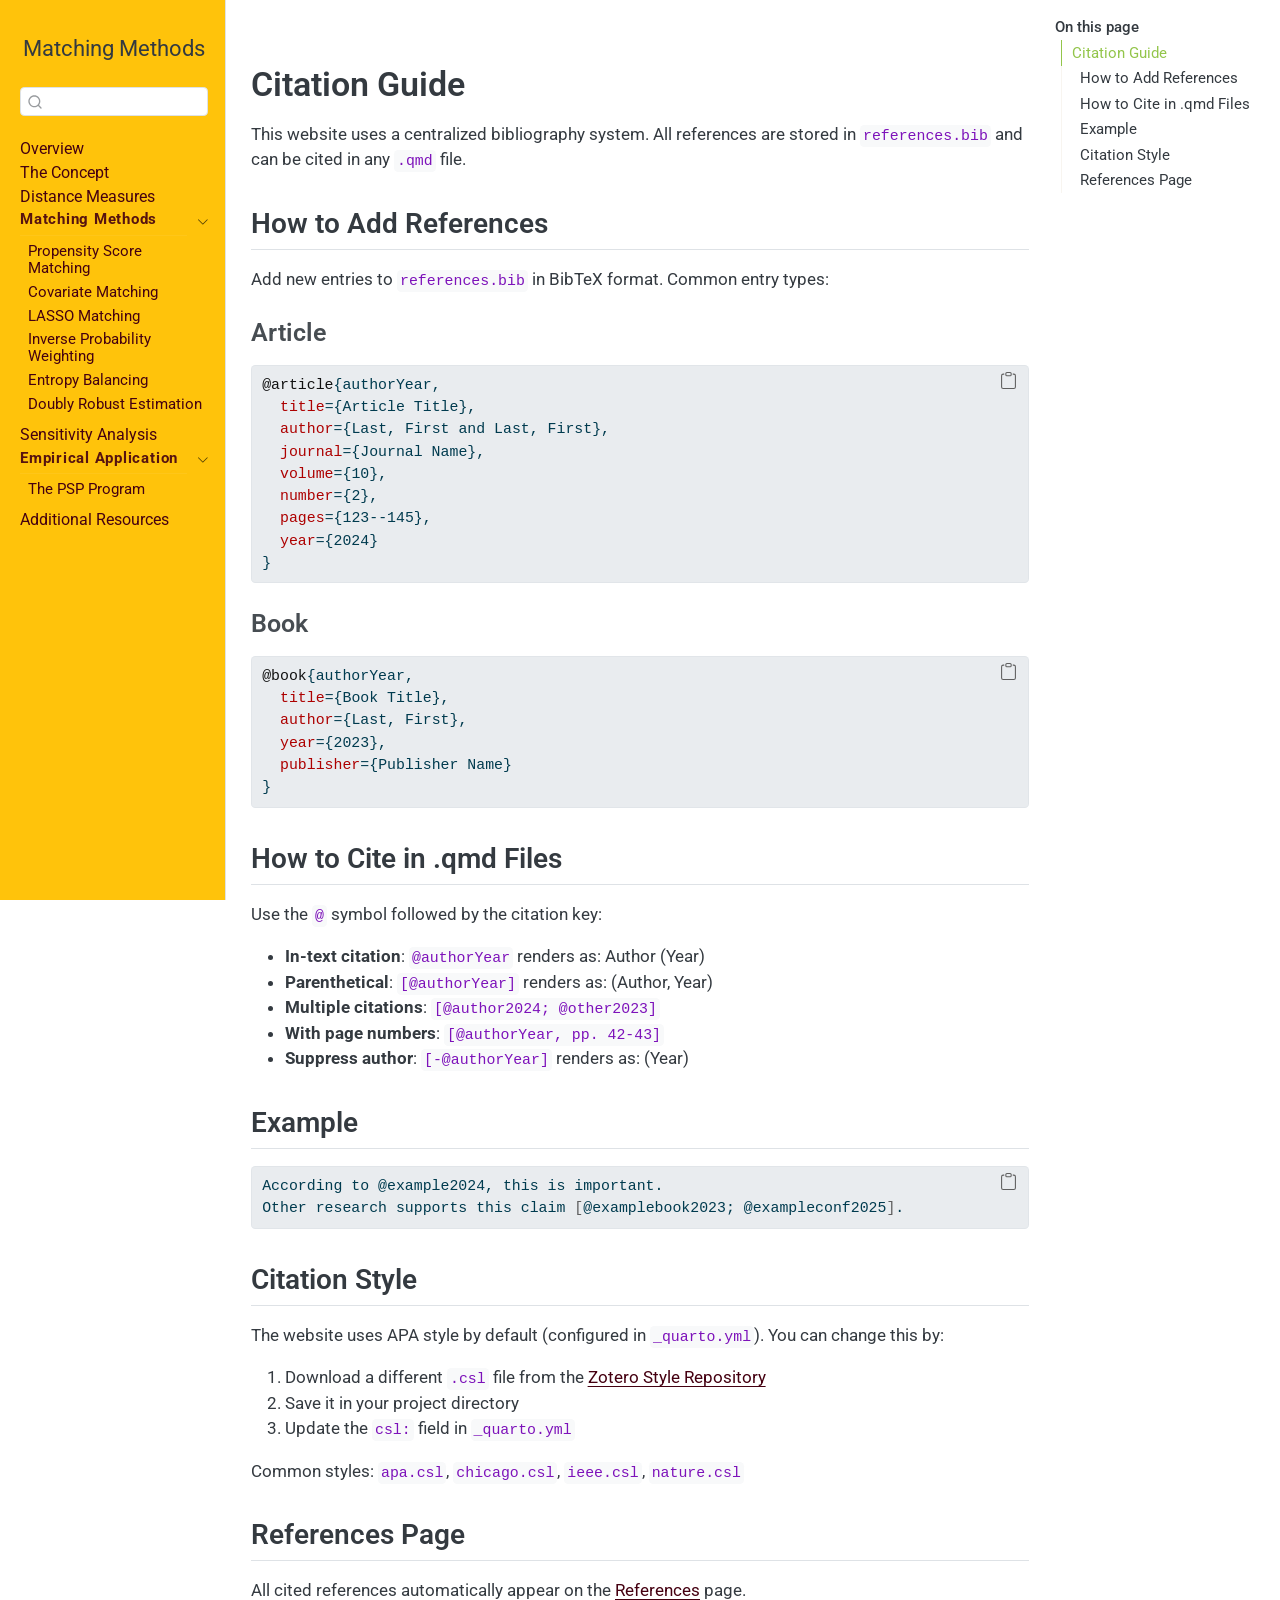
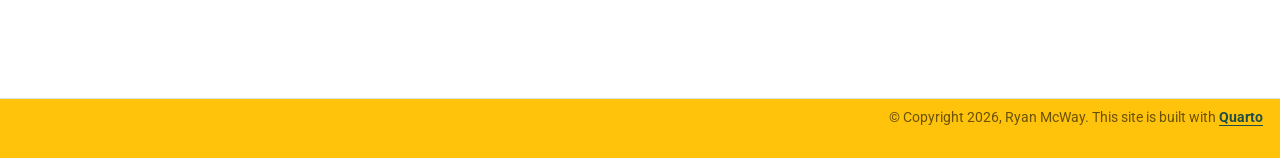
<file: docs/CITATION_GUIDE.html>
<!DOCTYPE html>
<html xmlns="http://www.w3.org/1999/xhtml" lang="en" xml:lang="en"><head>

<meta charset="utf-8">
<meta name="generator" content="quarto-1.6.42">

<meta name="viewport" content="width=device-width, initial-scale=1.0, user-scalable=yes">


<title>citation_guide – Matching Methods</title>
<style>
code{white-space: pre-wrap;}
span.smallcaps{font-variant: small-caps;}
div.columns{display: flex; gap: min(4vw, 1.5em);}
div.column{flex: auto; overflow-x: auto;}
div.hanging-indent{margin-left: 1.5em; text-indent: -1.5em;}
ul.task-list{list-style: none;}
ul.task-list li input[type="checkbox"] {
  width: 0.8em;
  margin: 0 0.8em 0.2em -1em; /* quarto-specific, see https://github.com/quarto-dev/quarto-cli/issues/4556 */ 
  vertical-align: middle;
}
/* CSS for syntax highlighting */
pre > code.sourceCode { white-space: pre; position: relative; }
pre > code.sourceCode > span { line-height: 1.25; }
pre > code.sourceCode > span:empty { height: 1.2em; }
.sourceCode { overflow: visible; }
code.sourceCode > span { color: inherit; text-decoration: inherit; }
div.sourceCode { margin: 1em 0; }
pre.sourceCode { margin: 0; }
@media screen {
div.sourceCode { overflow: auto; }
}
@media print {
pre > code.sourceCode { white-space: pre-wrap; }
pre > code.sourceCode > span { display: inline-block; text-indent: -5em; padding-left: 5em; }
}
pre.numberSource code
  { counter-reset: source-line 0; }
pre.numberSource code > span
  { position: relative; left: -4em; counter-increment: source-line; }
pre.numberSource code > span > a:first-child::before
  { content: counter(source-line);
    position: relative; left: -1em; text-align: right; vertical-align: baseline;
    border: none; display: inline-block;
    -webkit-touch-callout: none; -webkit-user-select: none;
    -khtml-user-select: none; -moz-user-select: none;
    -ms-user-select: none; user-select: none;
    padding: 0 4px; width: 4em;
  }
pre.numberSource { margin-left: 3em;  padding-left: 4px; }
div.sourceCode
  {   }
@media screen {
pre > code.sourceCode > span > a:first-child::before { text-decoration: underline; }
}
</style>


<script src="site_libs/quarto-nav/quarto-nav.js"></script>
<script src="site_libs/clipboard/clipboard.min.js"></script>
<script src="site_libs/quarto-search/autocomplete.umd.js"></script>
<script src="site_libs/quarto-search/fuse.min.js"></script>
<script src="site_libs/quarto-search/quarto-search.js"></script>
<meta name="quarto:offset" content="./">
<script src="site_libs/quarto-html/quarto.js"></script>
<script src="site_libs/quarto-html/popper.min.js"></script>
<script src="site_libs/quarto-html/tippy.umd.min.js"></script>
<script src="site_libs/quarto-html/anchor.min.js"></script>
<link href="site_libs/quarto-html/tippy.css" rel="stylesheet">
<link href="site_libs/quarto-html/quarto-syntax-highlighting-2f5df379a58b258e96c21c0638c20c03.css" rel="stylesheet" id="quarto-text-highlighting-styles">
<script src="site_libs/bootstrap/bootstrap.min.js"></script>
<link href="site_libs/bootstrap/bootstrap-icons.css" rel="stylesheet">
<link href="site_libs/bootstrap/bootstrap-45fcae083e787b4fc76b5362557656cf.min.css" rel="stylesheet" append-hash="true" id="quarto-bootstrap" data-mode="light">
<script id="quarto-search-options" type="application/json">{
  "location": "sidebar",
  "copy-button": false,
  "collapse-after": 3,
  "panel-placement": "start",
  "type": "textbox",
  "limit": 50,
  "keyboard-shortcut": [
    "f",
    "/",
    "s"
  ],
  "show-item-context": false,
  "language": {
    "search-no-results-text": "No results",
    "search-matching-documents-text": "matching documents",
    "search-copy-link-title": "Copy link to search",
    "search-hide-matches-text": "Hide additional matches",
    "search-more-match-text": "more match in this document",
    "search-more-matches-text": "more matches in this document",
    "search-clear-button-title": "Clear",
    "search-text-placeholder": "",
    "search-detached-cancel-button-title": "Cancel",
    "search-submit-button-title": "Submit",
    "search-label": "Search"
  }
}</script>


<meta property="og:title" content="Matching Methods">
<meta property="og:description" content="Matching Method Estimation Strategies">
<meta property="og:site_name" content="Matching Methods">
</head>

<body class="nav-sidebar docked">

<div id="quarto-search-results"></div>
  <header id="quarto-header" class="headroom fixed-top">
  <nav class="quarto-secondary-nav">
    <div class="container-fluid d-flex">
      <button type="button" class="quarto-btn-toggle btn" data-bs-toggle="collapse" role="button" data-bs-target=".quarto-sidebar-collapse-item" aria-controls="quarto-sidebar" aria-expanded="false" aria-label="Toggle sidebar navigation" onclick="if (window.quartoToggleHeadroom) { window.quartoToggleHeadroom(); }">
        <i class="bi bi-layout-text-sidebar-reverse"></i>
      </button>
        <a class="flex-grow-1 no-decor" role="navigation" data-bs-toggle="collapse" data-bs-target=".quarto-sidebar-collapse-item" aria-controls="quarto-sidebar" aria-expanded="false" aria-label="Toggle sidebar navigation" onclick="if (window.quartoToggleHeadroom) { window.quartoToggleHeadroom(); }">      
          <h1 class="quarto-secondary-nav-title"></h1>
        </a>     
      <button type="button" class="btn quarto-search-button" aria-label="Search" onclick="window.quartoOpenSearch();">
        <i class="bi bi-search"></i>
      </button>
    </div>
  </nav>
</header>
<!-- content -->
<div id="quarto-content" class="quarto-container page-columns page-rows-contents page-layout-article">
<!-- sidebar -->
  <nav id="quarto-sidebar" class="sidebar collapse collapse-horizontal quarto-sidebar-collapse-item sidebar-navigation docked overflow-auto">
    <div class="pt-lg-2 mt-2 text-center sidebar-header">
    <div class="sidebar-title mb-0 py-0">
      <a href="./">Matching Methods</a> 
    </div>
      </div>
        <div class="mt-2 flex-shrink-0 align-items-center">
        <div class="sidebar-search">
        <div id="quarto-search" class="" title="Search"></div>
        </div>
        </div>
    <div class="sidebar-menu-container"> 
    <ul class="list-unstyled mt-1">
        <li class="sidebar-item">
  <div class="sidebar-item-container"> 
  <a href="./index.html" class="sidebar-item-text sidebar-link">
 <span class="menu-text">Overview</span></a>
  </div>
</li>
        <li class="sidebar-item">
  <div class="sidebar-item-container"> 
  <a href="./concept.html" class="sidebar-item-text sidebar-link">
 <span class="menu-text">The Concept</span></a>
  </div>
</li>
        <li class="sidebar-item">
  <div class="sidebar-item-container"> 
  <a href="./distance_measure.html" class="sidebar-item-text sidebar-link">
 <span class="menu-text">Distance Measures</span></a>
  </div>
</li>
        <li class="sidebar-item sidebar-item-section">
      <div class="sidebar-item-container"> 
            <a class="sidebar-item-text sidebar-link text-start" data-bs-toggle="collapse" data-bs-target="#quarto-sidebar-section-1" role="navigation" aria-expanded="true">
 <span class="menu-text">Matching Methods</span></a>
          <a class="sidebar-item-toggle text-start" data-bs-toggle="collapse" data-bs-target="#quarto-sidebar-section-1" role="navigation" aria-expanded="true" aria-label="Toggle section">
            <i class="bi bi-chevron-right ms-2"></i>
          </a> 
      </div>
      <ul id="quarto-sidebar-section-1" class="collapse list-unstyled sidebar-section depth1 show">  
          <li class="sidebar-item">
  <div class="sidebar-item-container"> 
  <a href="./matching_psm.html" class="sidebar-item-text sidebar-link">
 <span class="menu-text">Propensity Score Matching</span></a>
  </div>
</li>
          <li class="sidebar-item">
  <div class="sidebar-item-container"> 
  <a href="./matching_cvm.html" class="sidebar-item-text sidebar-link">
 <span class="menu-text">Covariate Matching</span></a>
  </div>
</li>
          <li class="sidebar-item">
  <div class="sidebar-item-container"> 
  <a href="./matching_lasso.html" class="sidebar-item-text sidebar-link">
 <span class="menu-text">LASSO Matching</span></a>
  </div>
</li>
          <li class="sidebar-item">
  <div class="sidebar-item-container"> 
  <a href="./matching_iptw.html" class="sidebar-item-text sidebar-link">
 <span class="menu-text">Inverse Probability Weighting</span></a>
  </div>
</li>
          <li class="sidebar-item">
  <div class="sidebar-item-container"> 
  <a href="./matching_entropy.html" class="sidebar-item-text sidebar-link">
 <span class="menu-text">Entropy Balancing</span></a>
  </div>
</li>
          <li class="sidebar-item">
  <div class="sidebar-item-container"> 
  <a href="./matching_double_robust.html" class="sidebar-item-text sidebar-link">
 <span class="menu-text">Doubly Robust Estimation</span></a>
  </div>
</li>
      </ul>
  </li>
        <li class="sidebar-item">
  <div class="sidebar-item-container"> 
  <a href="./sensitivity.html" class="sidebar-item-text sidebar-link">
 <span class="menu-text">Sensitivity Analysis</span></a>
  </div>
</li>
        <li class="sidebar-item sidebar-item-section">
      <div class="sidebar-item-container"> 
            <a class="sidebar-item-text sidebar-link text-start" data-bs-toggle="collapse" data-bs-target="#quarto-sidebar-section-2" role="navigation" aria-expanded="true">
 <span class="menu-text">Empirical Application</span></a>
          <a class="sidebar-item-toggle text-start" data-bs-toggle="collapse" data-bs-target="#quarto-sidebar-section-2" role="navigation" aria-expanded="true" aria-label="Toggle section">
            <i class="bi bi-chevron-right ms-2"></i>
          </a> 
      </div>
      <ul id="quarto-sidebar-section-2" class="collapse list-unstyled sidebar-section depth1 show">  
          <li class="sidebar-item">
  <div class="sidebar-item-container"> 
  <a href="./application_psp.html" class="sidebar-item-text sidebar-link">
 <span class="menu-text">The PSP Program</span></a>
  </div>
</li>
      </ul>
  </li>
        <li class="sidebar-item">
  <div class="sidebar-item-container"> 
  <a href="./resources.html" class="sidebar-item-text sidebar-link">
 <span class="menu-text">Additional Resources</span></a>
  </div>
</li>
    </ul>
    </div>
</nav>
<div id="quarto-sidebar-glass" class="quarto-sidebar-collapse-item" data-bs-toggle="collapse" data-bs-target=".quarto-sidebar-collapse-item"></div>
<!-- margin-sidebar -->
    <div id="quarto-margin-sidebar" class="sidebar margin-sidebar">
        <nav id="TOC" role="doc-toc" class="toc-active">
    <h2 id="toc-title">On this page</h2>
   
  <ul>
  <li><a href="#citation-guide" id="toc-citation-guide" class="nav-link active" data-scroll-target="#citation-guide">Citation Guide</a>
  <ul class="collapse">
  <li><a href="#how-to-add-references" id="toc-how-to-add-references" class="nav-link" data-scroll-target="#how-to-add-references">How to Add References</a>
  <ul class="collapse">
  <li><a href="#article" id="toc-article" class="nav-link" data-scroll-target="#article">Article</a></li>
  <li><a href="#book" id="toc-book" class="nav-link" data-scroll-target="#book">Book</a></li>
  </ul></li>
  <li><a href="#how-to-cite-in-.qmd-files" id="toc-how-to-cite-in-.qmd-files" class="nav-link" data-scroll-target="#how-to-cite-in-.qmd-files">How to Cite in .qmd Files</a></li>
  <li><a href="#example" id="toc-example" class="nav-link" data-scroll-target="#example">Example</a></li>
  <li><a href="#citation-style" id="toc-citation-style" class="nav-link" data-scroll-target="#citation-style">Citation Style</a></li>
  <li><a href="#references-page" id="toc-references-page" class="nav-link" data-scroll-target="#references-page">References Page</a></li>
  </ul></li>
  </ul>
</nav>
    </div>
<!-- main -->
<main class="content" id="quarto-document-content"><header id="title-block-header" class="quarto-title-block"></header>




<section id="citation-guide" class="level1">
<h1>Citation Guide</h1>
<p>This website uses a centralized bibliography system. All references are stored in <code>references.bib</code> and can be cited in any <code>.qmd</code> file.</p>
<section id="how-to-add-references" class="level2">
<h2 class="anchored" data-anchor-id="how-to-add-references">How to Add References</h2>
<p>Add new entries to <code>references.bib</code> in BibTeX format. Common entry types:</p>
<section id="article" class="level3">
<h3 class="anchored" data-anchor-id="article">Article</h3>
<div class="sourceCode" id="cb1"><pre class="sourceCode bibtex code-with-copy"><code class="sourceCode bibtex"><span id="cb1-1"><a href="#cb1-1" aria-hidden="true" tabindex="-1"></a><span class="va">@article</span>{<span class="ot">authorYear</span>,</span>
<span id="cb1-2"><a href="#cb1-2" aria-hidden="true" tabindex="-1"></a>  <span class="dt">title</span>={Article Title},</span>
<span id="cb1-3"><a href="#cb1-3" aria-hidden="true" tabindex="-1"></a>  <span class="dt">author</span>={Last, First and Last, First},</span>
<span id="cb1-4"><a href="#cb1-4" aria-hidden="true" tabindex="-1"></a>  <span class="dt">journal</span>={Journal Name},</span>
<span id="cb1-5"><a href="#cb1-5" aria-hidden="true" tabindex="-1"></a>  <span class="dt">volume</span>={10},</span>
<span id="cb1-6"><a href="#cb1-6" aria-hidden="true" tabindex="-1"></a>  <span class="dt">number</span>={2},</span>
<span id="cb1-7"><a href="#cb1-7" aria-hidden="true" tabindex="-1"></a>  <span class="dt">pages</span>={123--145},</span>
<span id="cb1-8"><a href="#cb1-8" aria-hidden="true" tabindex="-1"></a>  <span class="dt">year</span>={2024}</span>
<span id="cb1-9"><a href="#cb1-9" aria-hidden="true" tabindex="-1"></a>}</span></code><button title="Copy to Clipboard" class="code-copy-button"><i class="bi"></i></button></pre></div>
</section>
<section id="book" class="level3">
<h3 class="anchored" data-anchor-id="book">Book</h3>
<div class="sourceCode" id="cb2"><pre class="sourceCode bibtex code-with-copy"><code class="sourceCode bibtex"><span id="cb2-1"><a href="#cb2-1" aria-hidden="true" tabindex="-1"></a><span class="va">@book</span>{<span class="ot">authorYear</span>,</span>
<span id="cb2-2"><a href="#cb2-2" aria-hidden="true" tabindex="-1"></a>  <span class="dt">title</span>={Book Title},</span>
<span id="cb2-3"><a href="#cb2-3" aria-hidden="true" tabindex="-1"></a>  <span class="dt">author</span>={Last, First},</span>
<span id="cb2-4"><a href="#cb2-4" aria-hidden="true" tabindex="-1"></a>  <span class="dt">year</span>={2023},</span>
<span id="cb2-5"><a href="#cb2-5" aria-hidden="true" tabindex="-1"></a>  <span class="dt">publisher</span>={Publisher Name}</span>
<span id="cb2-6"><a href="#cb2-6" aria-hidden="true" tabindex="-1"></a>}</span></code><button title="Copy to Clipboard" class="code-copy-button"><i class="bi"></i></button></pre></div>
</section>
</section>
<section id="how-to-cite-in-.qmd-files" class="level2">
<h2 class="anchored" data-anchor-id="how-to-cite-in-.qmd-files">How to Cite in .qmd Files</h2>
<p>Use the <code>@</code> symbol followed by the citation key:</p>
<ul>
<li><strong>In-text citation</strong>: <code>@authorYear</code> renders as: Author (Year)</li>
<li><strong>Parenthetical</strong>: <code>[@authorYear]</code> renders as: (Author, Year)</li>
<li><strong>Multiple citations</strong>: <code>[@author2024; @other2023]</code></li>
<li><strong>With page numbers</strong>: <code>[@authorYear, pp. 42-43]</code></li>
<li><strong>Suppress author</strong>: <code>[-@authorYear]</code> renders as: (Year)</li>
</ul>
</section>
<section id="example" class="level2">
<h2 class="anchored" data-anchor-id="example">Example</h2>
<div class="sourceCode" id="cb3"><pre class="sourceCode markdown code-with-copy"><code class="sourceCode markdown"><span id="cb3-1"><a href="#cb3-1" aria-hidden="true" tabindex="-1"></a>According to @example2024, this is important. </span>
<span id="cb3-2"><a href="#cb3-2" aria-hidden="true" tabindex="-1"></a>Other research supports this claim <span class="co">[</span><span class="ot">@examplebook2023; @exampleconf2025</span><span class="co">]</span>.</span></code><button title="Copy to Clipboard" class="code-copy-button"><i class="bi"></i></button></pre></div>
</section>
<section id="citation-style" class="level2">
<h2 class="anchored" data-anchor-id="citation-style">Citation Style</h2>
<p>The website uses APA style by default (configured in <code>_quarto.yml</code>). You can change this by:</p>
<ol type="1">
<li>Download a different <code>.csl</code> file from the <a href="https://www.zotero.org/styles">Zotero Style Repository</a></li>
<li>Save it in your project directory</li>
<li>Update the <code>csl:</code> field in <code>_quarto.yml</code></li>
</ol>
<p>Common styles: <code>apa.csl</code>, <code>chicago.csl</code>, <code>ieee.csl</code>, <code>nature.csl</code></p>
</section>
<section id="references-page" class="level2">
<h2 class="anchored" data-anchor-id="references-page">References Page</h2>
<p>All cited references automatically appear on the <a href="./references.html">References</a> page.</p>


</section>
</section>

</main> <!-- /main -->
<script id="quarto-html-after-body" type="application/javascript">
window.document.addEventListener("DOMContentLoaded", function (event) {
  const toggleBodyColorMode = (bsSheetEl) => {
    const mode = bsSheetEl.getAttribute("data-mode");
    const bodyEl = window.document.querySelector("body");
    if (mode === "dark") {
      bodyEl.classList.add("quarto-dark");
      bodyEl.classList.remove("quarto-light");
    } else {
      bodyEl.classList.add("quarto-light");
      bodyEl.classList.remove("quarto-dark");
    }
  }
  const toggleBodyColorPrimary = () => {
    const bsSheetEl = window.document.querySelector("link#quarto-bootstrap");
    if (bsSheetEl) {
      toggleBodyColorMode(bsSheetEl);
    }
  }
  toggleBodyColorPrimary();  
  const icon = "";
  const anchorJS = new window.AnchorJS();
  anchorJS.options = {
    placement: 'right',
    icon: icon
  };
  anchorJS.add('.anchored');
  const isCodeAnnotation = (el) => {
    for (const clz of el.classList) {
      if (clz.startsWith('code-annotation-')) {                     
        return true;
      }
    }
    return false;
  }
  const onCopySuccess = function(e) {
    // button target
    const button = e.trigger;
    // don't keep focus
    button.blur();
    // flash "checked"
    button.classList.add('code-copy-button-checked');
    var currentTitle = button.getAttribute("title");
    button.setAttribute("title", "Copied!");
    let tooltip;
    if (window.bootstrap) {
      button.setAttribute("data-bs-toggle", "tooltip");
      button.setAttribute("data-bs-placement", "left");
      button.setAttribute("data-bs-title", "Copied!");
      tooltip = new bootstrap.Tooltip(button, 
        { trigger: "manual", 
          customClass: "code-copy-button-tooltip",
          offset: [0, -8]});
      tooltip.show();    
    }
    setTimeout(function() {
      if (tooltip) {
        tooltip.hide();
        button.removeAttribute("data-bs-title");
        button.removeAttribute("data-bs-toggle");
        button.removeAttribute("data-bs-placement");
      }
      button.setAttribute("title", currentTitle);
      button.classList.remove('code-copy-button-checked');
    }, 1000);
    // clear code selection
    e.clearSelection();
  }
  const getTextToCopy = function(trigger) {
      const codeEl = trigger.previousElementSibling.cloneNode(true);
      for (const childEl of codeEl.children) {
        if (isCodeAnnotation(childEl)) {
          childEl.remove();
        }
      }
      return codeEl.innerText;
  }
  const clipboard = new window.ClipboardJS('.code-copy-button:not([data-in-quarto-modal])', {
    text: getTextToCopy
  });
  clipboard.on('success', onCopySuccess);
  if (window.document.getElementById('quarto-embedded-source-code-modal')) {
    const clipboardModal = new window.ClipboardJS('.code-copy-button[data-in-quarto-modal]', {
      text: getTextToCopy,
      container: window.document.getElementById('quarto-embedded-source-code-modal')
    });
    clipboardModal.on('success', onCopySuccess);
  }
    var localhostRegex = new RegExp(/^(?:http|https):\/\/localhost\:?[0-9]*\//);
    var mailtoRegex = new RegExp(/^mailto:/);
      var filterRegex = new RegExp("https:\/\/mcwayrm\.github\.io\/matching_methods\/");
    var isInternal = (href) => {
        return filterRegex.test(href) || localhostRegex.test(href) || mailtoRegex.test(href);
    }
    // Inspect non-navigation links and adorn them if external
 	var links = window.document.querySelectorAll('a[href]:not(.nav-link):not(.navbar-brand):not(.toc-action):not(.sidebar-link):not(.sidebar-item-toggle):not(.pagination-link):not(.no-external):not([aria-hidden]):not(.dropdown-item):not(.quarto-navigation-tool):not(.about-link)');
    for (var i=0; i<links.length; i++) {
      const link = links[i];
      if (!isInternal(link.href)) {
        // undo the damage that might have been done by quarto-nav.js in the case of
        // links that we want to consider external
        if (link.dataset.originalHref !== undefined) {
          link.href = link.dataset.originalHref;
        }
      }
    }
  function tippyHover(el, contentFn, onTriggerFn, onUntriggerFn) {
    const config = {
      allowHTML: true,
      maxWidth: 500,
      delay: 100,
      arrow: false,
      appendTo: function(el) {
          return el.parentElement;
      },
      interactive: true,
      interactiveBorder: 10,
      theme: 'quarto',
      placement: 'bottom-start',
    };
    if (contentFn) {
      config.content = contentFn;
    }
    if (onTriggerFn) {
      config.onTrigger = onTriggerFn;
    }
    if (onUntriggerFn) {
      config.onUntrigger = onUntriggerFn;
    }
    window.tippy(el, config); 
  }
  const noterefs = window.document.querySelectorAll('a[role="doc-noteref"]');
  for (var i=0; i<noterefs.length; i++) {
    const ref = noterefs[i];
    tippyHover(ref, function() {
      // use id or data attribute instead here
      let href = ref.getAttribute('data-footnote-href') || ref.getAttribute('href');
      try { href = new URL(href).hash; } catch {}
      const id = href.replace(/^#\/?/, "");
      const note = window.document.getElementById(id);
      if (note) {
        return note.innerHTML;
      } else {
        return "";
      }
    });
  }
  const xrefs = window.document.querySelectorAll('a.quarto-xref');
  const processXRef = (id, note) => {
    // Strip column container classes
    const stripColumnClz = (el) => {
      el.classList.remove("page-full", "page-columns");
      if (el.children) {
        for (const child of el.children) {
          stripColumnClz(child);
        }
      }
    }
    stripColumnClz(note)
    if (id === null || id.startsWith('sec-')) {
      // Special case sections, only their first couple elements
      const container = document.createElement("div");
      if (note.children && note.children.length > 2) {
        container.appendChild(note.children[0].cloneNode(true));
        for (let i = 1; i < note.children.length; i++) {
          const child = note.children[i];
          if (child.tagName === "P" && child.innerText === "") {
            continue;
          } else {
            container.appendChild(child.cloneNode(true));
            break;
          }
        }
        if (window.Quarto?.typesetMath) {
          window.Quarto.typesetMath(container);
        }
        return container.innerHTML
      } else {
        if (window.Quarto?.typesetMath) {
          window.Quarto.typesetMath(note);
        }
        return note.innerHTML;
      }
    } else {
      // Remove any anchor links if they are present
      const anchorLink = note.querySelector('a.anchorjs-link');
      if (anchorLink) {
        anchorLink.remove();
      }
      if (window.Quarto?.typesetMath) {
        window.Quarto.typesetMath(note);
      }
      if (note.classList.contains("callout")) {
        return note.outerHTML;
      } else {
        return note.innerHTML;
      }
    }
  }
  for (var i=0; i<xrefs.length; i++) {
    const xref = xrefs[i];
    tippyHover(xref, undefined, function(instance) {
      instance.disable();
      let url = xref.getAttribute('href');
      let hash = undefined; 
      if (url.startsWith('#')) {
        hash = url;
      } else {
        try { hash = new URL(url).hash; } catch {}
      }
      if (hash) {
        const id = hash.replace(/^#\/?/, "");
        const note = window.document.getElementById(id);
        if (note !== null) {
          try {
            const html = processXRef(id, note.cloneNode(true));
            instance.setContent(html);
          } finally {
            instance.enable();
            instance.show();
          }
        } else {
          // See if we can fetch this
          fetch(url.split('#')[0])
          .then(res => res.text())
          .then(html => {
            const parser = new DOMParser();
            const htmlDoc = parser.parseFromString(html, "text/html");
            const note = htmlDoc.getElementById(id);
            if (note !== null) {
              const html = processXRef(id, note);
              instance.setContent(html);
            } 
          }).finally(() => {
            instance.enable();
            instance.show();
          });
        }
      } else {
        // See if we can fetch a full url (with no hash to target)
        // This is a special case and we should probably do some content thinning / targeting
        fetch(url)
        .then(res => res.text())
        .then(html => {
          const parser = new DOMParser();
          const htmlDoc = parser.parseFromString(html, "text/html");
          const note = htmlDoc.querySelector('main.content');
          if (note !== null) {
            // This should only happen for chapter cross references
            // (since there is no id in the URL)
            // remove the first header
            if (note.children.length > 0 && note.children[0].tagName === "HEADER") {
              note.children[0].remove();
            }
            const html = processXRef(null, note);
            instance.setContent(html);
          } 
        }).finally(() => {
          instance.enable();
          instance.show();
        });
      }
    }, function(instance) {
    });
  }
      let selectedAnnoteEl;
      const selectorForAnnotation = ( cell, annotation) => {
        let cellAttr = 'data-code-cell="' + cell + '"';
        let lineAttr = 'data-code-annotation="' +  annotation + '"';
        const selector = 'span[' + cellAttr + '][' + lineAttr + ']';
        return selector;
      }
      const selectCodeLines = (annoteEl) => {
        const doc = window.document;
        const targetCell = annoteEl.getAttribute("data-target-cell");
        const targetAnnotation = annoteEl.getAttribute("data-target-annotation");
        const annoteSpan = window.document.querySelector(selectorForAnnotation(targetCell, targetAnnotation));
        const lines = annoteSpan.getAttribute("data-code-lines").split(",");
        const lineIds = lines.map((line) => {
          return targetCell + "-" + line;
        })
        let top = null;
        let height = null;
        let parent = null;
        if (lineIds.length > 0) {
            //compute the position of the single el (top and bottom and make a div)
            const el = window.document.getElementById(lineIds[0]);
            top = el.offsetTop;
            height = el.offsetHeight;
            parent = el.parentElement.parentElement;
          if (lineIds.length > 1) {
            const lastEl = window.document.getElementById(lineIds[lineIds.length - 1]);
            const bottom = lastEl.offsetTop + lastEl.offsetHeight;
            height = bottom - top;
          }
          if (top !== null && height !== null && parent !== null) {
            // cook up a div (if necessary) and position it 
            let div = window.document.getElementById("code-annotation-line-highlight");
            if (div === null) {
              div = window.document.createElement("div");
              div.setAttribute("id", "code-annotation-line-highlight");
              div.style.position = 'absolute';
              parent.appendChild(div);
            }
            div.style.top = top - 2 + "px";
            div.style.height = height + 4 + "px";
            div.style.left = 0;
            let gutterDiv = window.document.getElementById("code-annotation-line-highlight-gutter");
            if (gutterDiv === null) {
              gutterDiv = window.document.createElement("div");
              gutterDiv.setAttribute("id", "code-annotation-line-highlight-gutter");
              gutterDiv.style.position = 'absolute';
              const codeCell = window.document.getElementById(targetCell);
              const gutter = codeCell.querySelector('.code-annotation-gutter');
              gutter.appendChild(gutterDiv);
            }
            gutterDiv.style.top = top - 2 + "px";
            gutterDiv.style.height = height + 4 + "px";
          }
          selectedAnnoteEl = annoteEl;
        }
      };
      const unselectCodeLines = () => {
        const elementsIds = ["code-annotation-line-highlight", "code-annotation-line-highlight-gutter"];
        elementsIds.forEach((elId) => {
          const div = window.document.getElementById(elId);
          if (div) {
            div.remove();
          }
        });
        selectedAnnoteEl = undefined;
      };
        // Handle positioning of the toggle
    window.addEventListener(
      "resize",
      throttle(() => {
        elRect = undefined;
        if (selectedAnnoteEl) {
          selectCodeLines(selectedAnnoteEl);
        }
      }, 10)
    );
    function throttle(fn, ms) {
    let throttle = false;
    let timer;
      return (...args) => {
        if(!throttle) { // first call gets through
            fn.apply(this, args);
            throttle = true;
        } else { // all the others get throttled
            if(timer) clearTimeout(timer); // cancel #2
            timer = setTimeout(() => {
              fn.apply(this, args);
              timer = throttle = false;
            }, ms);
        }
      };
    }
      // Attach click handler to the DT
      const annoteDls = window.document.querySelectorAll('dt[data-target-cell]');
      for (const annoteDlNode of annoteDls) {
        annoteDlNode.addEventListener('click', (event) => {
          const clickedEl = event.target;
          if (clickedEl !== selectedAnnoteEl) {
            unselectCodeLines();
            const activeEl = window.document.querySelector('dt[data-target-cell].code-annotation-active');
            if (activeEl) {
              activeEl.classList.remove('code-annotation-active');
            }
            selectCodeLines(clickedEl);
            clickedEl.classList.add('code-annotation-active');
          } else {
            // Unselect the line
            unselectCodeLines();
            clickedEl.classList.remove('code-annotation-active');
          }
        });
      }
  const findCites = (el) => {
    const parentEl = el.parentElement;
    if (parentEl) {
      const cites = parentEl.dataset.cites;
      if (cites) {
        return {
          el,
          cites: cites.split(' ')
        };
      } else {
        return findCites(el.parentElement)
      }
    } else {
      return undefined;
    }
  };
  var bibliorefs = window.document.querySelectorAll('a[role="doc-biblioref"]');
  for (var i=0; i<bibliorefs.length; i++) {
    const ref = bibliorefs[i];
    const citeInfo = findCites(ref);
    if (citeInfo) {
      tippyHover(citeInfo.el, function() {
        var popup = window.document.createElement('div');
        citeInfo.cites.forEach(function(cite) {
          var citeDiv = window.document.createElement('div');
          citeDiv.classList.add('hanging-indent');
          citeDiv.classList.add('csl-entry');
          var biblioDiv = window.document.getElementById('ref-' + cite);
          if (biblioDiv) {
            citeDiv.innerHTML = biblioDiv.innerHTML;
          }
          popup.appendChild(citeDiv);
        });
        return popup.innerHTML;
      });
    }
  }
});
</script>
</div> <!-- /content -->
<footer class="footer">
  <div class="nav-footer">
    <div class="nav-footer-left">
      &nbsp;
    </div>   
    <div class="nav-footer-center">
      &nbsp;
    </div>
    <div class="nav-footer-right">
<div style="text-align:right;">
© Copyright 2026, Ryan McWay. This site is built with <a href="https://quarto.org/" style="color:#1f4d4a;font-weight:bold;">Quarto</a>
</div>
</div>
  </div>
</footer>




</body></html>
</file>
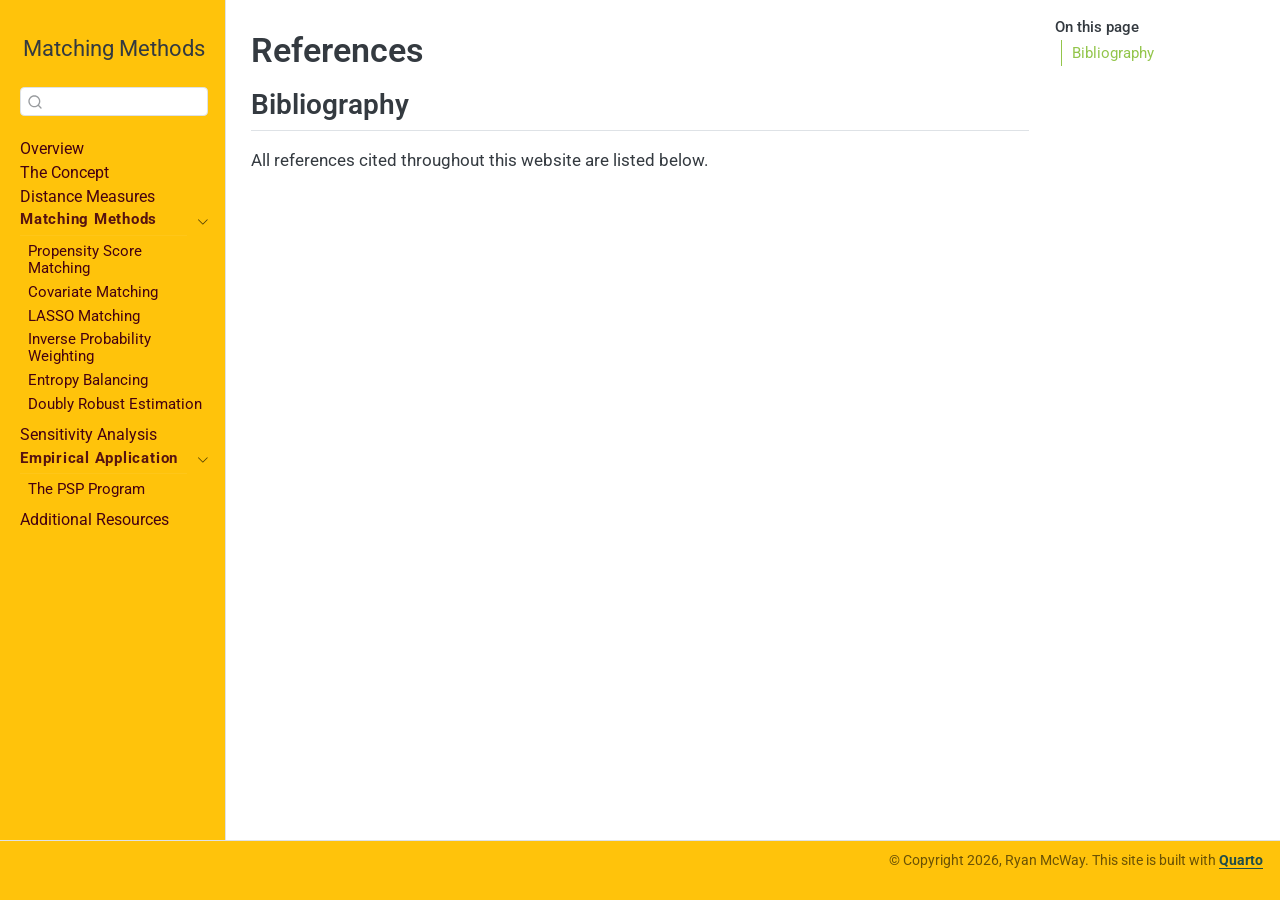
<file: docs/references.html>
<!DOCTYPE html>
<html xmlns="http://www.w3.org/1999/xhtml" lang="en" xml:lang="en"><head>

<meta charset="utf-8">
<meta name="generator" content="quarto-1.6.42">

<meta name="viewport" content="width=device-width, initial-scale=1.0, user-scalable=yes">


<title>References – Matching Methods</title>
<style>
code{white-space: pre-wrap;}
span.smallcaps{font-variant: small-caps;}
div.columns{display: flex; gap: min(4vw, 1.5em);}
div.column{flex: auto; overflow-x: auto;}
div.hanging-indent{margin-left: 1.5em; text-indent: -1.5em;}
ul.task-list{list-style: none;}
ul.task-list li input[type="checkbox"] {
  width: 0.8em;
  margin: 0 0.8em 0.2em -1em; /* quarto-specific, see https://github.com/quarto-dev/quarto-cli/issues/4556 */ 
  vertical-align: middle;
}
/* CSS for citations */
div.csl-bib-body { }
div.csl-entry {
  clear: both;
}
.hanging-indent div.csl-entry {
  margin-left:2em;
  text-indent:-2em;
}
div.csl-left-margin {
  min-width:2em;
  float:left;
}
div.csl-right-inline {
  margin-left:2em;
  padding-left:1em;
}
div.csl-indent {
  margin-left: 2em;
}</style>


<script src="site_libs/quarto-nav/quarto-nav.js"></script>
<script src="site_libs/clipboard/clipboard.min.js"></script>
<script src="site_libs/quarto-search/autocomplete.umd.js"></script>
<script src="site_libs/quarto-search/fuse.min.js"></script>
<script src="site_libs/quarto-search/quarto-search.js"></script>
<meta name="quarto:offset" content="./">
<script src="site_libs/quarto-html/quarto.js"></script>
<script src="site_libs/quarto-html/popper.min.js"></script>
<script src="site_libs/quarto-html/tippy.umd.min.js"></script>
<script src="site_libs/quarto-html/anchor.min.js"></script>
<link href="site_libs/quarto-html/tippy.css" rel="stylesheet">
<link href="site_libs/quarto-html/quarto-syntax-highlighting-2f5df379a58b258e96c21c0638c20c03.css" rel="stylesheet" id="quarto-text-highlighting-styles">
<script src="site_libs/bootstrap/bootstrap.min.js"></script>
<link href="site_libs/bootstrap/bootstrap-icons.css" rel="stylesheet">
<link href="site_libs/bootstrap/bootstrap-45fcae083e787b4fc76b5362557656cf.min.css" rel="stylesheet" append-hash="true" id="quarto-bootstrap" data-mode="light">
<script id="quarto-search-options" type="application/json">{
  "location": "sidebar",
  "copy-button": false,
  "collapse-after": 3,
  "panel-placement": "start",
  "type": "textbox",
  "limit": 50,
  "keyboard-shortcut": [
    "f",
    "/",
    "s"
  ],
  "show-item-context": false,
  "language": {
    "search-no-results-text": "No results",
    "search-matching-documents-text": "matching documents",
    "search-copy-link-title": "Copy link to search",
    "search-hide-matches-text": "Hide additional matches",
    "search-more-match-text": "more match in this document",
    "search-more-matches-text": "more matches in this document",
    "search-clear-button-title": "Clear",
    "search-text-placeholder": "",
    "search-detached-cancel-button-title": "Cancel",
    "search-submit-button-title": "Submit",
    "search-label": "Search"
  }
}</script>


<meta property="og:title" content="References – Matching Methods">
<meta property="og:description" content="Matching Method Estimation Strategies">
<meta property="og:site_name" content="Matching Methods">
</head>

<body class="nav-sidebar docked">

<div id="quarto-search-results"></div>
  <header id="quarto-header" class="headroom fixed-top">
  <nav class="quarto-secondary-nav">
    <div class="container-fluid d-flex">
      <button type="button" class="quarto-btn-toggle btn" data-bs-toggle="collapse" role="button" data-bs-target=".quarto-sidebar-collapse-item" aria-controls="quarto-sidebar" aria-expanded="false" aria-label="Toggle sidebar navigation" onclick="if (window.quartoToggleHeadroom) { window.quartoToggleHeadroom(); }">
        <i class="bi bi-layout-text-sidebar-reverse"></i>
      </button>
        <a class="flex-grow-1 no-decor" role="navigation" data-bs-toggle="collapse" data-bs-target=".quarto-sidebar-collapse-item" aria-controls="quarto-sidebar" aria-expanded="false" aria-label="Toggle sidebar navigation" onclick="if (window.quartoToggleHeadroom) { window.quartoToggleHeadroom(); }">      
          <h1 class="quarto-secondary-nav-title">References</h1>
        </a>     
      <button type="button" class="btn quarto-search-button" aria-label="Search" onclick="window.quartoOpenSearch();">
        <i class="bi bi-search"></i>
      </button>
    </div>
  </nav>
</header>
<!-- content -->
<div id="quarto-content" class="quarto-container page-columns page-rows-contents page-layout-article">
<!-- sidebar -->
  <nav id="quarto-sidebar" class="sidebar collapse collapse-horizontal quarto-sidebar-collapse-item sidebar-navigation docked overflow-auto">
    <div class="pt-lg-2 mt-2 text-center sidebar-header">
    <div class="sidebar-title mb-0 py-0">
      <a href="./">Matching Methods</a> 
    </div>
      </div>
        <div class="mt-2 flex-shrink-0 align-items-center">
        <div class="sidebar-search">
        <div id="quarto-search" class="" title="Search"></div>
        </div>
        </div>
    <div class="sidebar-menu-container"> 
    <ul class="list-unstyled mt-1">
        <li class="sidebar-item">
  <div class="sidebar-item-container"> 
  <a href="./index.html" class="sidebar-item-text sidebar-link">
 <span class="menu-text">Overview</span></a>
  </div>
</li>
        <li class="sidebar-item">
  <div class="sidebar-item-container"> 
  <a href="./concept.html" class="sidebar-item-text sidebar-link">
 <span class="menu-text">The Concept</span></a>
  </div>
</li>
        <li class="sidebar-item">
  <div class="sidebar-item-container"> 
  <a href="./distance_measure.html" class="sidebar-item-text sidebar-link">
 <span class="menu-text">Distance Measures</span></a>
  </div>
</li>
        <li class="sidebar-item sidebar-item-section">
      <div class="sidebar-item-container"> 
            <a class="sidebar-item-text sidebar-link text-start" data-bs-toggle="collapse" data-bs-target="#quarto-sidebar-section-1" role="navigation" aria-expanded="true">
 <span class="menu-text">Matching Methods</span></a>
          <a class="sidebar-item-toggle text-start" data-bs-toggle="collapse" data-bs-target="#quarto-sidebar-section-1" role="navigation" aria-expanded="true" aria-label="Toggle section">
            <i class="bi bi-chevron-right ms-2"></i>
          </a> 
      </div>
      <ul id="quarto-sidebar-section-1" class="collapse list-unstyled sidebar-section depth1 show">  
          <li class="sidebar-item">
  <div class="sidebar-item-container"> 
  <a href="./matching_psm.html" class="sidebar-item-text sidebar-link">
 <span class="menu-text">Propensity Score Matching</span></a>
  </div>
</li>
          <li class="sidebar-item">
  <div class="sidebar-item-container"> 
  <a href="./matching_cvm.html" class="sidebar-item-text sidebar-link">
 <span class="menu-text">Covariate Matching</span></a>
  </div>
</li>
          <li class="sidebar-item">
  <div class="sidebar-item-container"> 
  <a href="./matching_lasso.html" class="sidebar-item-text sidebar-link">
 <span class="menu-text">LASSO Matching</span></a>
  </div>
</li>
          <li class="sidebar-item">
  <div class="sidebar-item-container"> 
  <a href="./matching_iptw.html" class="sidebar-item-text sidebar-link">
 <span class="menu-text">Inverse Probability Weighting</span></a>
  </div>
</li>
          <li class="sidebar-item">
  <div class="sidebar-item-container"> 
  <a href="./matching_entropy.html" class="sidebar-item-text sidebar-link">
 <span class="menu-text">Entropy Balancing</span></a>
  </div>
</li>
          <li class="sidebar-item">
  <div class="sidebar-item-container"> 
  <a href="./matching_double_robust.html" class="sidebar-item-text sidebar-link">
 <span class="menu-text">Doubly Robust Estimation</span></a>
  </div>
</li>
      </ul>
  </li>
        <li class="sidebar-item">
  <div class="sidebar-item-container"> 
  <a href="./sensitivity.html" class="sidebar-item-text sidebar-link">
 <span class="menu-text">Sensitivity Analysis</span></a>
  </div>
</li>
        <li class="sidebar-item sidebar-item-section">
      <div class="sidebar-item-container"> 
            <a class="sidebar-item-text sidebar-link text-start" data-bs-toggle="collapse" data-bs-target="#quarto-sidebar-section-2" role="navigation" aria-expanded="true">
 <span class="menu-text">Empirical Application</span></a>
          <a class="sidebar-item-toggle text-start" data-bs-toggle="collapse" data-bs-target="#quarto-sidebar-section-2" role="navigation" aria-expanded="true" aria-label="Toggle section">
            <i class="bi bi-chevron-right ms-2"></i>
          </a> 
      </div>
      <ul id="quarto-sidebar-section-2" class="collapse list-unstyled sidebar-section depth1 show">  
          <li class="sidebar-item">
  <div class="sidebar-item-container"> 
  <a href="./application_psp.html" class="sidebar-item-text sidebar-link">
 <span class="menu-text">The PSP Program</span></a>
  </div>
</li>
      </ul>
  </li>
        <li class="sidebar-item">
  <div class="sidebar-item-container"> 
  <a href="./resources.html" class="sidebar-item-text sidebar-link">
 <span class="menu-text">Additional Resources</span></a>
  </div>
</li>
    </ul>
    </div>
</nav>
<div id="quarto-sidebar-glass" class="quarto-sidebar-collapse-item" data-bs-toggle="collapse" data-bs-target=".quarto-sidebar-collapse-item"></div>
<!-- margin-sidebar -->
    <div id="quarto-margin-sidebar" class="sidebar margin-sidebar">
        <nav id="TOC" role="doc-toc" class="toc-active">
    <h2 id="toc-title">On this page</h2>
   
  <ul>
  <li><a href="#bibliography" id="toc-bibliography" class="nav-link active" data-scroll-target="#bibliography">Bibliography</a></li>
  </ul>
</nav>
    </div>
<!-- main -->
<main class="content" id="quarto-document-content">

<header id="title-block-header" class="quarto-title-block default">
<div class="quarto-title">
<h1 class="title d-none d-lg-block">References</h1>
</div>



<div class="quarto-title-meta">

    
  
    
  </div>
  


</header>


<section id="bibliography" class="level2">
<h2 class="anchored" data-anchor-id="bibliography">Bibliography</h2>
<p>All references cited throughout this website are listed below.</p>
<div id="refs" role="list">

</div>


</section>

</main> <!-- /main -->
<script id="quarto-html-after-body" type="application/javascript">
window.document.addEventListener("DOMContentLoaded", function (event) {
  const toggleBodyColorMode = (bsSheetEl) => {
    const mode = bsSheetEl.getAttribute("data-mode");
    const bodyEl = window.document.querySelector("body");
    if (mode === "dark") {
      bodyEl.classList.add("quarto-dark");
      bodyEl.classList.remove("quarto-light");
    } else {
      bodyEl.classList.add("quarto-light");
      bodyEl.classList.remove("quarto-dark");
    }
  }
  const toggleBodyColorPrimary = () => {
    const bsSheetEl = window.document.querySelector("link#quarto-bootstrap");
    if (bsSheetEl) {
      toggleBodyColorMode(bsSheetEl);
    }
  }
  toggleBodyColorPrimary();  
  const icon = "";
  const anchorJS = new window.AnchorJS();
  anchorJS.options = {
    placement: 'right',
    icon: icon
  };
  anchorJS.add('.anchored');
  const isCodeAnnotation = (el) => {
    for (const clz of el.classList) {
      if (clz.startsWith('code-annotation-')) {                     
        return true;
      }
    }
    return false;
  }
  const onCopySuccess = function(e) {
    // button target
    const button = e.trigger;
    // don't keep focus
    button.blur();
    // flash "checked"
    button.classList.add('code-copy-button-checked');
    var currentTitle = button.getAttribute("title");
    button.setAttribute("title", "Copied!");
    let tooltip;
    if (window.bootstrap) {
      button.setAttribute("data-bs-toggle", "tooltip");
      button.setAttribute("data-bs-placement", "left");
      button.setAttribute("data-bs-title", "Copied!");
      tooltip = new bootstrap.Tooltip(button, 
        { trigger: "manual", 
          customClass: "code-copy-button-tooltip",
          offset: [0, -8]});
      tooltip.show();    
    }
    setTimeout(function() {
      if (tooltip) {
        tooltip.hide();
        button.removeAttribute("data-bs-title");
        button.removeAttribute("data-bs-toggle");
        button.removeAttribute("data-bs-placement");
      }
      button.setAttribute("title", currentTitle);
      button.classList.remove('code-copy-button-checked');
    }, 1000);
    // clear code selection
    e.clearSelection();
  }
  const getTextToCopy = function(trigger) {
      const codeEl = trigger.previousElementSibling.cloneNode(true);
      for (const childEl of codeEl.children) {
        if (isCodeAnnotation(childEl)) {
          childEl.remove();
        }
      }
      return codeEl.innerText;
  }
  const clipboard = new window.ClipboardJS('.code-copy-button:not([data-in-quarto-modal])', {
    text: getTextToCopy
  });
  clipboard.on('success', onCopySuccess);
  if (window.document.getElementById('quarto-embedded-source-code-modal')) {
    const clipboardModal = new window.ClipboardJS('.code-copy-button[data-in-quarto-modal]', {
      text: getTextToCopy,
      container: window.document.getElementById('quarto-embedded-source-code-modal')
    });
    clipboardModal.on('success', onCopySuccess);
  }
    var localhostRegex = new RegExp(/^(?:http|https):\/\/localhost\:?[0-9]*\//);
    var mailtoRegex = new RegExp(/^mailto:/);
      var filterRegex = new RegExp("https:\/\/mcwayrm\.github\.io\/matching_methods\/");
    var isInternal = (href) => {
        return filterRegex.test(href) || localhostRegex.test(href) || mailtoRegex.test(href);
    }
    // Inspect non-navigation links and adorn them if external
 	var links = window.document.querySelectorAll('a[href]:not(.nav-link):not(.navbar-brand):not(.toc-action):not(.sidebar-link):not(.sidebar-item-toggle):not(.pagination-link):not(.no-external):not([aria-hidden]):not(.dropdown-item):not(.quarto-navigation-tool):not(.about-link)');
    for (var i=0; i<links.length; i++) {
      const link = links[i];
      if (!isInternal(link.href)) {
        // undo the damage that might have been done by quarto-nav.js in the case of
        // links that we want to consider external
        if (link.dataset.originalHref !== undefined) {
          link.href = link.dataset.originalHref;
        }
      }
    }
  function tippyHover(el, contentFn, onTriggerFn, onUntriggerFn) {
    const config = {
      allowHTML: true,
      maxWidth: 500,
      delay: 100,
      arrow: false,
      appendTo: function(el) {
          return el.parentElement;
      },
      interactive: true,
      interactiveBorder: 10,
      theme: 'quarto',
      placement: 'bottom-start',
    };
    if (contentFn) {
      config.content = contentFn;
    }
    if (onTriggerFn) {
      config.onTrigger = onTriggerFn;
    }
    if (onUntriggerFn) {
      config.onUntrigger = onUntriggerFn;
    }
    window.tippy(el, config); 
  }
  const noterefs = window.document.querySelectorAll('a[role="doc-noteref"]');
  for (var i=0; i<noterefs.length; i++) {
    const ref = noterefs[i];
    tippyHover(ref, function() {
      // use id or data attribute instead here
      let href = ref.getAttribute('data-footnote-href') || ref.getAttribute('href');
      try { href = new URL(href).hash; } catch {}
      const id = href.replace(/^#\/?/, "");
      const note = window.document.getElementById(id);
      if (note) {
        return note.innerHTML;
      } else {
        return "";
      }
    });
  }
  const xrefs = window.document.querySelectorAll('a.quarto-xref');
  const processXRef = (id, note) => {
    // Strip column container classes
    const stripColumnClz = (el) => {
      el.classList.remove("page-full", "page-columns");
      if (el.children) {
        for (const child of el.children) {
          stripColumnClz(child);
        }
      }
    }
    stripColumnClz(note)
    if (id === null || id.startsWith('sec-')) {
      // Special case sections, only their first couple elements
      const container = document.createElement("div");
      if (note.children && note.children.length > 2) {
        container.appendChild(note.children[0].cloneNode(true));
        for (let i = 1; i < note.children.length; i++) {
          const child = note.children[i];
          if (child.tagName === "P" && child.innerText === "") {
            continue;
          } else {
            container.appendChild(child.cloneNode(true));
            break;
          }
        }
        if (window.Quarto?.typesetMath) {
          window.Quarto.typesetMath(container);
        }
        return container.innerHTML
      } else {
        if (window.Quarto?.typesetMath) {
          window.Quarto.typesetMath(note);
        }
        return note.innerHTML;
      }
    } else {
      // Remove any anchor links if they are present
      const anchorLink = note.querySelector('a.anchorjs-link');
      if (anchorLink) {
        anchorLink.remove();
      }
      if (window.Quarto?.typesetMath) {
        window.Quarto.typesetMath(note);
      }
      if (note.classList.contains("callout")) {
        return note.outerHTML;
      } else {
        return note.innerHTML;
      }
    }
  }
  for (var i=0; i<xrefs.length; i++) {
    const xref = xrefs[i];
    tippyHover(xref, undefined, function(instance) {
      instance.disable();
      let url = xref.getAttribute('href');
      let hash = undefined; 
      if (url.startsWith('#')) {
        hash = url;
      } else {
        try { hash = new URL(url).hash; } catch {}
      }
      if (hash) {
        const id = hash.replace(/^#\/?/, "");
        const note = window.document.getElementById(id);
        if (note !== null) {
          try {
            const html = processXRef(id, note.cloneNode(true));
            instance.setContent(html);
          } finally {
            instance.enable();
            instance.show();
          }
        } else {
          // See if we can fetch this
          fetch(url.split('#')[0])
          .then(res => res.text())
          .then(html => {
            const parser = new DOMParser();
            const htmlDoc = parser.parseFromString(html, "text/html");
            const note = htmlDoc.getElementById(id);
            if (note !== null) {
              const html = processXRef(id, note);
              instance.setContent(html);
            } 
          }).finally(() => {
            instance.enable();
            instance.show();
          });
        }
      } else {
        // See if we can fetch a full url (with no hash to target)
        // This is a special case and we should probably do some content thinning / targeting
        fetch(url)
        .then(res => res.text())
        .then(html => {
          const parser = new DOMParser();
          const htmlDoc = parser.parseFromString(html, "text/html");
          const note = htmlDoc.querySelector('main.content');
          if (note !== null) {
            // This should only happen for chapter cross references
            // (since there is no id in the URL)
            // remove the first header
            if (note.children.length > 0 && note.children[0].tagName === "HEADER") {
              note.children[0].remove();
            }
            const html = processXRef(null, note);
            instance.setContent(html);
          } 
        }).finally(() => {
          instance.enable();
          instance.show();
        });
      }
    }, function(instance) {
    });
  }
      let selectedAnnoteEl;
      const selectorForAnnotation = ( cell, annotation) => {
        let cellAttr = 'data-code-cell="' + cell + '"';
        let lineAttr = 'data-code-annotation="' +  annotation + '"';
        const selector = 'span[' + cellAttr + '][' + lineAttr + ']';
        return selector;
      }
      const selectCodeLines = (annoteEl) => {
        const doc = window.document;
        const targetCell = annoteEl.getAttribute("data-target-cell");
        const targetAnnotation = annoteEl.getAttribute("data-target-annotation");
        const annoteSpan = window.document.querySelector(selectorForAnnotation(targetCell, targetAnnotation));
        const lines = annoteSpan.getAttribute("data-code-lines").split(",");
        const lineIds = lines.map((line) => {
          return targetCell + "-" + line;
        })
        let top = null;
        let height = null;
        let parent = null;
        if (lineIds.length > 0) {
            //compute the position of the single el (top and bottom and make a div)
            const el = window.document.getElementById(lineIds[0]);
            top = el.offsetTop;
            height = el.offsetHeight;
            parent = el.parentElement.parentElement;
          if (lineIds.length > 1) {
            const lastEl = window.document.getElementById(lineIds[lineIds.length - 1]);
            const bottom = lastEl.offsetTop + lastEl.offsetHeight;
            height = bottom - top;
          }
          if (top !== null && height !== null && parent !== null) {
            // cook up a div (if necessary) and position it 
            let div = window.document.getElementById("code-annotation-line-highlight");
            if (div === null) {
              div = window.document.createElement("div");
              div.setAttribute("id", "code-annotation-line-highlight");
              div.style.position = 'absolute';
              parent.appendChild(div);
            }
            div.style.top = top - 2 + "px";
            div.style.height = height + 4 + "px";
            div.style.left = 0;
            let gutterDiv = window.document.getElementById("code-annotation-line-highlight-gutter");
            if (gutterDiv === null) {
              gutterDiv = window.document.createElement("div");
              gutterDiv.setAttribute("id", "code-annotation-line-highlight-gutter");
              gutterDiv.style.position = 'absolute';
              const codeCell = window.document.getElementById(targetCell);
              const gutter = codeCell.querySelector('.code-annotation-gutter');
              gutter.appendChild(gutterDiv);
            }
            gutterDiv.style.top = top - 2 + "px";
            gutterDiv.style.height = height + 4 + "px";
          }
          selectedAnnoteEl = annoteEl;
        }
      };
      const unselectCodeLines = () => {
        const elementsIds = ["code-annotation-line-highlight", "code-annotation-line-highlight-gutter"];
        elementsIds.forEach((elId) => {
          const div = window.document.getElementById(elId);
          if (div) {
            div.remove();
          }
        });
        selectedAnnoteEl = undefined;
      };
        // Handle positioning of the toggle
    window.addEventListener(
      "resize",
      throttle(() => {
        elRect = undefined;
        if (selectedAnnoteEl) {
          selectCodeLines(selectedAnnoteEl);
        }
      }, 10)
    );
    function throttle(fn, ms) {
    let throttle = false;
    let timer;
      return (...args) => {
        if(!throttle) { // first call gets through
            fn.apply(this, args);
            throttle = true;
        } else { // all the others get throttled
            if(timer) clearTimeout(timer); // cancel #2
            timer = setTimeout(() => {
              fn.apply(this, args);
              timer = throttle = false;
            }, ms);
        }
      };
    }
      // Attach click handler to the DT
      const annoteDls = window.document.querySelectorAll('dt[data-target-cell]');
      for (const annoteDlNode of annoteDls) {
        annoteDlNode.addEventListener('click', (event) => {
          const clickedEl = event.target;
          if (clickedEl !== selectedAnnoteEl) {
            unselectCodeLines();
            const activeEl = window.document.querySelector('dt[data-target-cell].code-annotation-active');
            if (activeEl) {
              activeEl.classList.remove('code-annotation-active');
            }
            selectCodeLines(clickedEl);
            clickedEl.classList.add('code-annotation-active');
          } else {
            // Unselect the line
            unselectCodeLines();
            clickedEl.classList.remove('code-annotation-active');
          }
        });
      }
  const findCites = (el) => {
    const parentEl = el.parentElement;
    if (parentEl) {
      const cites = parentEl.dataset.cites;
      if (cites) {
        return {
          el,
          cites: cites.split(' ')
        };
      } else {
        return findCites(el.parentElement)
      }
    } else {
      return undefined;
    }
  };
  var bibliorefs = window.document.querySelectorAll('a[role="doc-biblioref"]');
  for (var i=0; i<bibliorefs.length; i++) {
    const ref = bibliorefs[i];
    const citeInfo = findCites(ref);
    if (citeInfo) {
      tippyHover(citeInfo.el, function() {
        var popup = window.document.createElement('div');
        citeInfo.cites.forEach(function(cite) {
          var citeDiv = window.document.createElement('div');
          citeDiv.classList.add('hanging-indent');
          citeDiv.classList.add('csl-entry');
          var biblioDiv = window.document.getElementById('ref-' + cite);
          if (biblioDiv) {
            citeDiv.innerHTML = biblioDiv.innerHTML;
          }
          popup.appendChild(citeDiv);
        });
        return popup.innerHTML;
      });
    }
  }
});
</script>
</div> <!-- /content -->
<footer class="footer">
  <div class="nav-footer">
    <div class="nav-footer-left">
      &nbsp;
    </div>   
    <div class="nav-footer-center">
      &nbsp;
    </div>
    <div class="nav-footer-right">
<div style="text-align:right;">
© Copyright 2026, Ryan McWay. This site is built with <a href="https://quarto.org/" style="color:#1f4d4a;font-weight:bold;">Quarto</a>
</div>
</div>
  </div>
</footer>




</body></html>
</file>
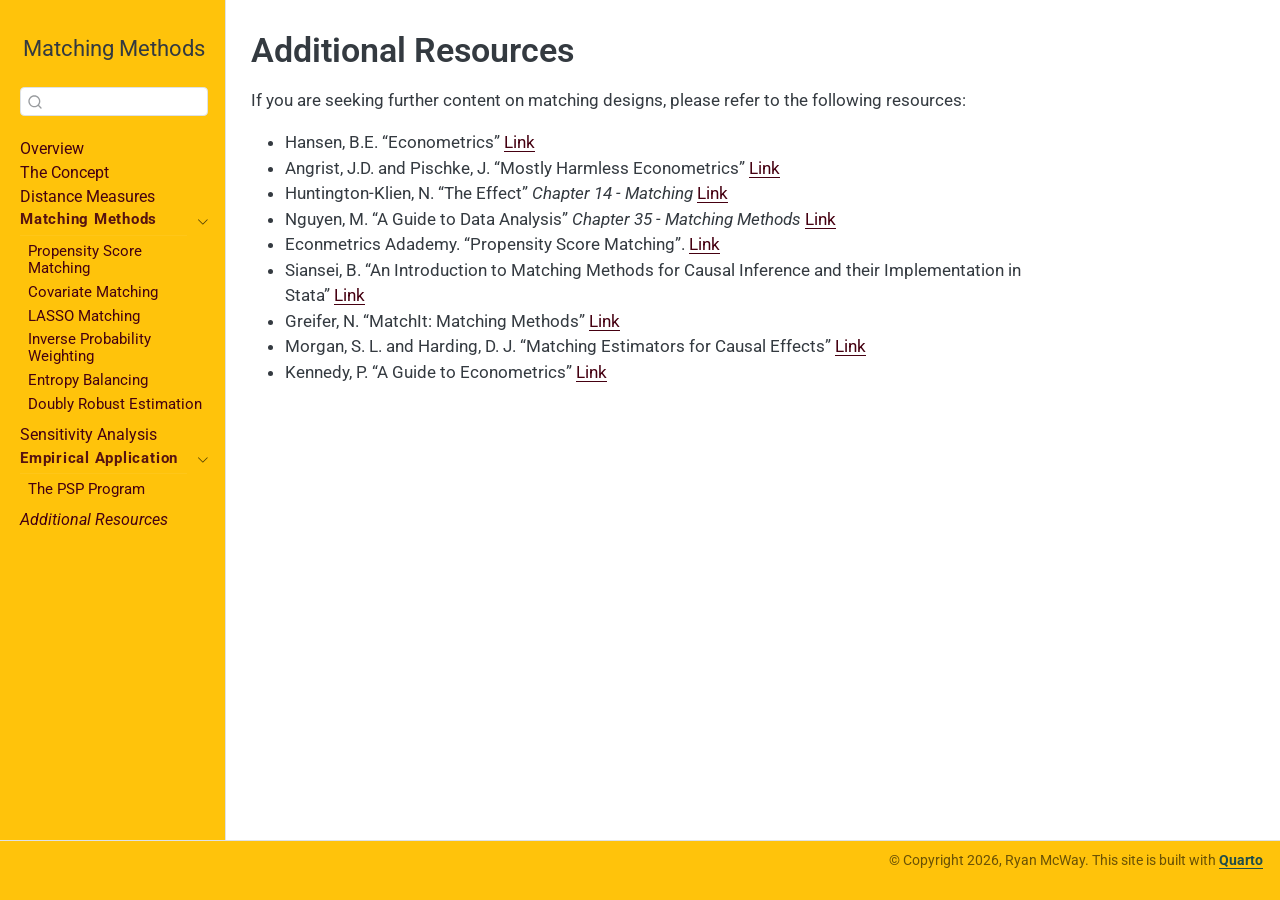
<file: docs/resources.html>
<!DOCTYPE html>
<html xmlns="http://www.w3.org/1999/xhtml" lang="en" xml:lang="en"><head>

<meta charset="utf-8">
<meta name="generator" content="quarto-1.6.42">

<meta name="viewport" content="width=device-width, initial-scale=1.0, user-scalable=yes">


<title>Additional Resources – Matching Methods</title>
<style>
code{white-space: pre-wrap;}
span.smallcaps{font-variant: small-caps;}
div.columns{display: flex; gap: min(4vw, 1.5em);}
div.column{flex: auto; overflow-x: auto;}
div.hanging-indent{margin-left: 1.5em; text-indent: -1.5em;}
ul.task-list{list-style: none;}
ul.task-list li input[type="checkbox"] {
  width: 0.8em;
  margin: 0 0.8em 0.2em -1em; /* quarto-specific, see https://github.com/quarto-dev/quarto-cli/issues/4556 */ 
  vertical-align: middle;
}
</style>


<script src="site_libs/quarto-nav/quarto-nav.js"></script>
<script src="site_libs/clipboard/clipboard.min.js"></script>
<script src="site_libs/quarto-search/autocomplete.umd.js"></script>
<script src="site_libs/quarto-search/fuse.min.js"></script>
<script src="site_libs/quarto-search/quarto-search.js"></script>
<meta name="quarto:offset" content="./">
<script src="site_libs/quarto-html/quarto.js"></script>
<script src="site_libs/quarto-html/popper.min.js"></script>
<script src="site_libs/quarto-html/tippy.umd.min.js"></script>
<script src="site_libs/quarto-html/anchor.min.js"></script>
<link href="site_libs/quarto-html/tippy.css" rel="stylesheet">
<link href="site_libs/quarto-html/quarto-syntax-highlighting-2f5df379a58b258e96c21c0638c20c03.css" rel="stylesheet" id="quarto-text-highlighting-styles">
<script src="site_libs/bootstrap/bootstrap.min.js"></script>
<link href="site_libs/bootstrap/bootstrap-icons.css" rel="stylesheet">
<link href="site_libs/bootstrap/bootstrap-45fcae083e787b4fc76b5362557656cf.min.css" rel="stylesheet" append-hash="true" id="quarto-bootstrap" data-mode="light">
<script id="quarto-search-options" type="application/json">{
  "location": "sidebar",
  "copy-button": false,
  "collapse-after": 3,
  "panel-placement": "start",
  "type": "textbox",
  "limit": 50,
  "keyboard-shortcut": [
    "f",
    "/",
    "s"
  ],
  "show-item-context": false,
  "language": {
    "search-no-results-text": "No results",
    "search-matching-documents-text": "matching documents",
    "search-copy-link-title": "Copy link to search",
    "search-hide-matches-text": "Hide additional matches",
    "search-more-match-text": "more match in this document",
    "search-more-matches-text": "more matches in this document",
    "search-clear-button-title": "Clear",
    "search-text-placeholder": "",
    "search-detached-cancel-button-title": "Cancel",
    "search-submit-button-title": "Submit",
    "search-label": "Search"
  }
}</script>


<meta property="og:title" content="Additional Resources – Matching Methods">
<meta property="og:description" content="Matching Method Estimation Strategies">
<meta property="og:site_name" content="Matching Methods">
</head>

<body class="nav-sidebar docked">

<div id="quarto-search-results"></div>
  <header id="quarto-header" class="headroom fixed-top">
  <nav class="quarto-secondary-nav">
    <div class="container-fluid d-flex">
      <button type="button" class="quarto-btn-toggle btn" data-bs-toggle="collapse" role="button" data-bs-target=".quarto-sidebar-collapse-item" aria-controls="quarto-sidebar" aria-expanded="false" aria-label="Toggle sidebar navigation" onclick="if (window.quartoToggleHeadroom) { window.quartoToggleHeadroom(); }">
        <i class="bi bi-layout-text-sidebar-reverse"></i>
      </button>
        <a class="flex-grow-1 no-decor" role="navigation" data-bs-toggle="collapse" data-bs-target=".quarto-sidebar-collapse-item" aria-controls="quarto-sidebar" aria-expanded="false" aria-label="Toggle sidebar navigation" onclick="if (window.quartoToggleHeadroom) { window.quartoToggleHeadroom(); }">      
          <h1 class="quarto-secondary-nav-title">Additional Resources</h1>
        </a>     
      <button type="button" class="btn quarto-search-button" aria-label="Search" onclick="window.quartoOpenSearch();">
        <i class="bi bi-search"></i>
      </button>
    </div>
  </nav>
</header>
<!-- content -->
<div id="quarto-content" class="quarto-container page-columns page-rows-contents page-layout-article">
<!-- sidebar -->
  <nav id="quarto-sidebar" class="sidebar collapse collapse-horizontal quarto-sidebar-collapse-item sidebar-navigation docked overflow-auto">
    <div class="pt-lg-2 mt-2 text-center sidebar-header">
    <div class="sidebar-title mb-0 py-0">
      <a href="./">Matching Methods</a> 
    </div>
      </div>
        <div class="mt-2 flex-shrink-0 align-items-center">
        <div class="sidebar-search">
        <div id="quarto-search" class="" title="Search"></div>
        </div>
        </div>
    <div class="sidebar-menu-container"> 
    <ul class="list-unstyled mt-1">
        <li class="sidebar-item">
  <div class="sidebar-item-container"> 
  <a href="./index.html" class="sidebar-item-text sidebar-link">
 <span class="menu-text">Overview</span></a>
  </div>
</li>
        <li class="sidebar-item">
  <div class="sidebar-item-container"> 
  <a href="./concept.html" class="sidebar-item-text sidebar-link">
 <span class="menu-text">The Concept</span></a>
  </div>
</li>
        <li class="sidebar-item">
  <div class="sidebar-item-container"> 
  <a href="./distance_measure.html" class="sidebar-item-text sidebar-link">
 <span class="menu-text">Distance Measures</span></a>
  </div>
</li>
        <li class="sidebar-item sidebar-item-section">
      <div class="sidebar-item-container"> 
            <a class="sidebar-item-text sidebar-link text-start" data-bs-toggle="collapse" data-bs-target="#quarto-sidebar-section-1" role="navigation" aria-expanded="true">
 <span class="menu-text">Matching Methods</span></a>
          <a class="sidebar-item-toggle text-start" data-bs-toggle="collapse" data-bs-target="#quarto-sidebar-section-1" role="navigation" aria-expanded="true" aria-label="Toggle section">
            <i class="bi bi-chevron-right ms-2"></i>
          </a> 
      </div>
      <ul id="quarto-sidebar-section-1" class="collapse list-unstyled sidebar-section depth1 show">  
          <li class="sidebar-item">
  <div class="sidebar-item-container"> 
  <a href="./matching_psm.html" class="sidebar-item-text sidebar-link">
 <span class="menu-text">Propensity Score Matching</span></a>
  </div>
</li>
          <li class="sidebar-item">
  <div class="sidebar-item-container"> 
  <a href="./matching_cvm.html" class="sidebar-item-text sidebar-link">
 <span class="menu-text">Covariate Matching</span></a>
  </div>
</li>
          <li class="sidebar-item">
  <div class="sidebar-item-container"> 
  <a href="./matching_lasso.html" class="sidebar-item-text sidebar-link">
 <span class="menu-text">LASSO Matching</span></a>
  </div>
</li>
          <li class="sidebar-item">
  <div class="sidebar-item-container"> 
  <a href="./matching_iptw.html" class="sidebar-item-text sidebar-link">
 <span class="menu-text">Inverse Probability Weighting</span></a>
  </div>
</li>
          <li class="sidebar-item">
  <div class="sidebar-item-container"> 
  <a href="./matching_entropy.html" class="sidebar-item-text sidebar-link">
 <span class="menu-text">Entropy Balancing</span></a>
  </div>
</li>
          <li class="sidebar-item">
  <div class="sidebar-item-container"> 
  <a href="./matching_double_robust.html" class="sidebar-item-text sidebar-link">
 <span class="menu-text">Doubly Robust Estimation</span></a>
  </div>
</li>
      </ul>
  </li>
        <li class="sidebar-item">
  <div class="sidebar-item-container"> 
  <a href="./sensitivity.html" class="sidebar-item-text sidebar-link">
 <span class="menu-text">Sensitivity Analysis</span></a>
  </div>
</li>
        <li class="sidebar-item sidebar-item-section">
      <div class="sidebar-item-container"> 
            <a class="sidebar-item-text sidebar-link text-start" data-bs-toggle="collapse" data-bs-target="#quarto-sidebar-section-2" role="navigation" aria-expanded="true">
 <span class="menu-text">Empirical Application</span></a>
          <a class="sidebar-item-toggle text-start" data-bs-toggle="collapse" data-bs-target="#quarto-sidebar-section-2" role="navigation" aria-expanded="true" aria-label="Toggle section">
            <i class="bi bi-chevron-right ms-2"></i>
          </a> 
      </div>
      <ul id="quarto-sidebar-section-2" class="collapse list-unstyled sidebar-section depth1 show">  
          <li class="sidebar-item">
  <div class="sidebar-item-container"> 
  <a href="./application_psp.html" class="sidebar-item-text sidebar-link">
 <span class="menu-text">The PSP Program</span></a>
  </div>
</li>
      </ul>
  </li>
        <li class="sidebar-item">
  <div class="sidebar-item-container"> 
  <a href="./resources.html" class="sidebar-item-text sidebar-link active">
 <span class="menu-text">Additional Resources</span></a>
  </div>
</li>
    </ul>
    </div>
</nav>
<div id="quarto-sidebar-glass" class="quarto-sidebar-collapse-item" data-bs-toggle="collapse" data-bs-target=".quarto-sidebar-collapse-item"></div>
<!-- margin-sidebar -->
    <div id="quarto-margin-sidebar" class="sidebar margin-sidebar zindex-bottom">
        
    </div>
<!-- main -->
<main class="content" id="quarto-document-content">

<header id="title-block-header" class="quarto-title-block default">
<div class="quarto-title">
<h1 class="title d-none d-lg-block">Additional Resources</h1>
</div>



<div class="quarto-title-meta">

    
  
    
  </div>
  


</header>


<p>If you are seeking further content on matching designs, please refer to the following resources:</p>
<ul>
<li>Hansen, B.E. “Econometrics” <a href="http://home.ustc.edu.cn/~matheming/Econometrics.pdf">Link</a></li>
<li>Angrist, J.D. and Pischke, J. “Mostly Harmless Econometrics” <a href="https://www.mostlyharmlesseconometrics.com/book-contents/">Link</a></li>
<li>Huntington-Klien, N. “The Effect” <em>Chapter 14 - Matching</em> <a href="https://theeffectbook.net/ch-Matching.html">Link</a></li>
<li>Nguyen, M. “A Guide to Data Analysis” <em>Chapter 35 - Matching Methods</em> <a href="https://bookdown.org/mike/data_analysis/sec-matching-methods.html">Link</a></li>
<li>Econmetrics Adademy. “Propensity Score Matching”. <a href="https://sites.google.com/site/econometricsacademy/econometrics-models/propensity-score-matching?authuser=0">Link</a></li>
<li>Siansei, B. “An Introduction to Matching Methods for Causal Inference and their Implementation in Stata” <a href="https://www.stata.com/meeting/uk10/UKSUG10.Sianesi.pdf">Link</a></li>
<li>Greifer, N. “MatchIt: Matching Methods” <a href="https://kosukeimai.github.io/MatchIt/articles/matching-methods.html">Link</a></li>
<li>Morgan, S. L. and Harding, D. J. “Matching Estimators for Causal Effects” <a href="http://socweb.soc.jhu.edu/faculty/morgan/papers/Morgan_and_Harding_SMR_final.pdf">Link</a></li>
<li>Kennedy, P. “A Guide to Econometrics” <a href="https://www.amazon.com/Guide-Econometrics-Peter-Kennedy/dp/0262610809">Link</a></li>
</ul>



</main> <!-- /main -->
<script id="quarto-html-after-body" type="application/javascript">
window.document.addEventListener("DOMContentLoaded", function (event) {
  const toggleBodyColorMode = (bsSheetEl) => {
    const mode = bsSheetEl.getAttribute("data-mode");
    const bodyEl = window.document.querySelector("body");
    if (mode === "dark") {
      bodyEl.classList.add("quarto-dark");
      bodyEl.classList.remove("quarto-light");
    } else {
      bodyEl.classList.add("quarto-light");
      bodyEl.classList.remove("quarto-dark");
    }
  }
  const toggleBodyColorPrimary = () => {
    const bsSheetEl = window.document.querySelector("link#quarto-bootstrap");
    if (bsSheetEl) {
      toggleBodyColorMode(bsSheetEl);
    }
  }
  toggleBodyColorPrimary();  
  const icon = "";
  const anchorJS = new window.AnchorJS();
  anchorJS.options = {
    placement: 'right',
    icon: icon
  };
  anchorJS.add('.anchored');
  const isCodeAnnotation = (el) => {
    for (const clz of el.classList) {
      if (clz.startsWith('code-annotation-')) {                     
        return true;
      }
    }
    return false;
  }
  const onCopySuccess = function(e) {
    // button target
    const button = e.trigger;
    // don't keep focus
    button.blur();
    // flash "checked"
    button.classList.add('code-copy-button-checked');
    var currentTitle = button.getAttribute("title");
    button.setAttribute("title", "Copied!");
    let tooltip;
    if (window.bootstrap) {
      button.setAttribute("data-bs-toggle", "tooltip");
      button.setAttribute("data-bs-placement", "left");
      button.setAttribute("data-bs-title", "Copied!");
      tooltip = new bootstrap.Tooltip(button, 
        { trigger: "manual", 
          customClass: "code-copy-button-tooltip",
          offset: [0, -8]});
      tooltip.show();    
    }
    setTimeout(function() {
      if (tooltip) {
        tooltip.hide();
        button.removeAttribute("data-bs-title");
        button.removeAttribute("data-bs-toggle");
        button.removeAttribute("data-bs-placement");
      }
      button.setAttribute("title", currentTitle);
      button.classList.remove('code-copy-button-checked');
    }, 1000);
    // clear code selection
    e.clearSelection();
  }
  const getTextToCopy = function(trigger) {
      const codeEl = trigger.previousElementSibling.cloneNode(true);
      for (const childEl of codeEl.children) {
        if (isCodeAnnotation(childEl)) {
          childEl.remove();
        }
      }
      return codeEl.innerText;
  }
  const clipboard = new window.ClipboardJS('.code-copy-button:not([data-in-quarto-modal])', {
    text: getTextToCopy
  });
  clipboard.on('success', onCopySuccess);
  if (window.document.getElementById('quarto-embedded-source-code-modal')) {
    const clipboardModal = new window.ClipboardJS('.code-copy-button[data-in-quarto-modal]', {
      text: getTextToCopy,
      container: window.document.getElementById('quarto-embedded-source-code-modal')
    });
    clipboardModal.on('success', onCopySuccess);
  }
    var localhostRegex = new RegExp(/^(?:http|https):\/\/localhost\:?[0-9]*\//);
    var mailtoRegex = new RegExp(/^mailto:/);
      var filterRegex = new RegExp("https:\/\/mcwayrm\.github\.io\/matching_methods\/");
    var isInternal = (href) => {
        return filterRegex.test(href) || localhostRegex.test(href) || mailtoRegex.test(href);
    }
    // Inspect non-navigation links and adorn them if external
 	var links = window.document.querySelectorAll('a[href]:not(.nav-link):not(.navbar-brand):not(.toc-action):not(.sidebar-link):not(.sidebar-item-toggle):not(.pagination-link):not(.no-external):not([aria-hidden]):not(.dropdown-item):not(.quarto-navigation-tool):not(.about-link)');
    for (var i=0; i<links.length; i++) {
      const link = links[i];
      if (!isInternal(link.href)) {
        // undo the damage that might have been done by quarto-nav.js in the case of
        // links that we want to consider external
        if (link.dataset.originalHref !== undefined) {
          link.href = link.dataset.originalHref;
        }
      }
    }
  function tippyHover(el, contentFn, onTriggerFn, onUntriggerFn) {
    const config = {
      allowHTML: true,
      maxWidth: 500,
      delay: 100,
      arrow: false,
      appendTo: function(el) {
          return el.parentElement;
      },
      interactive: true,
      interactiveBorder: 10,
      theme: 'quarto',
      placement: 'bottom-start',
    };
    if (contentFn) {
      config.content = contentFn;
    }
    if (onTriggerFn) {
      config.onTrigger = onTriggerFn;
    }
    if (onUntriggerFn) {
      config.onUntrigger = onUntriggerFn;
    }
    window.tippy(el, config); 
  }
  const noterefs = window.document.querySelectorAll('a[role="doc-noteref"]');
  for (var i=0; i<noterefs.length; i++) {
    const ref = noterefs[i];
    tippyHover(ref, function() {
      // use id or data attribute instead here
      let href = ref.getAttribute('data-footnote-href') || ref.getAttribute('href');
      try { href = new URL(href).hash; } catch {}
      const id = href.replace(/^#\/?/, "");
      const note = window.document.getElementById(id);
      if (note) {
        return note.innerHTML;
      } else {
        return "";
      }
    });
  }
  const xrefs = window.document.querySelectorAll('a.quarto-xref');
  const processXRef = (id, note) => {
    // Strip column container classes
    const stripColumnClz = (el) => {
      el.classList.remove("page-full", "page-columns");
      if (el.children) {
        for (const child of el.children) {
          stripColumnClz(child);
        }
      }
    }
    stripColumnClz(note)
    if (id === null || id.startsWith('sec-')) {
      // Special case sections, only their first couple elements
      const container = document.createElement("div");
      if (note.children && note.children.length > 2) {
        container.appendChild(note.children[0].cloneNode(true));
        for (let i = 1; i < note.children.length; i++) {
          const child = note.children[i];
          if (child.tagName === "P" && child.innerText === "") {
            continue;
          } else {
            container.appendChild(child.cloneNode(true));
            break;
          }
        }
        if (window.Quarto?.typesetMath) {
          window.Quarto.typesetMath(container);
        }
        return container.innerHTML
      } else {
        if (window.Quarto?.typesetMath) {
          window.Quarto.typesetMath(note);
        }
        return note.innerHTML;
      }
    } else {
      // Remove any anchor links if they are present
      const anchorLink = note.querySelector('a.anchorjs-link');
      if (anchorLink) {
        anchorLink.remove();
      }
      if (window.Quarto?.typesetMath) {
        window.Quarto.typesetMath(note);
      }
      if (note.classList.contains("callout")) {
        return note.outerHTML;
      } else {
        return note.innerHTML;
      }
    }
  }
  for (var i=0; i<xrefs.length; i++) {
    const xref = xrefs[i];
    tippyHover(xref, undefined, function(instance) {
      instance.disable();
      let url = xref.getAttribute('href');
      let hash = undefined; 
      if (url.startsWith('#')) {
        hash = url;
      } else {
        try { hash = new URL(url).hash; } catch {}
      }
      if (hash) {
        const id = hash.replace(/^#\/?/, "");
        const note = window.document.getElementById(id);
        if (note !== null) {
          try {
            const html = processXRef(id, note.cloneNode(true));
            instance.setContent(html);
          } finally {
            instance.enable();
            instance.show();
          }
        } else {
          // See if we can fetch this
          fetch(url.split('#')[0])
          .then(res => res.text())
          .then(html => {
            const parser = new DOMParser();
            const htmlDoc = parser.parseFromString(html, "text/html");
            const note = htmlDoc.getElementById(id);
            if (note !== null) {
              const html = processXRef(id, note);
              instance.setContent(html);
            } 
          }).finally(() => {
            instance.enable();
            instance.show();
          });
        }
      } else {
        // See if we can fetch a full url (with no hash to target)
        // This is a special case and we should probably do some content thinning / targeting
        fetch(url)
        .then(res => res.text())
        .then(html => {
          const parser = new DOMParser();
          const htmlDoc = parser.parseFromString(html, "text/html");
          const note = htmlDoc.querySelector('main.content');
          if (note !== null) {
            // This should only happen for chapter cross references
            // (since there is no id in the URL)
            // remove the first header
            if (note.children.length > 0 && note.children[0].tagName === "HEADER") {
              note.children[0].remove();
            }
            const html = processXRef(null, note);
            instance.setContent(html);
          } 
        }).finally(() => {
          instance.enable();
          instance.show();
        });
      }
    }, function(instance) {
    });
  }
      let selectedAnnoteEl;
      const selectorForAnnotation = ( cell, annotation) => {
        let cellAttr = 'data-code-cell="' + cell + '"';
        let lineAttr = 'data-code-annotation="' +  annotation + '"';
        const selector = 'span[' + cellAttr + '][' + lineAttr + ']';
        return selector;
      }
      const selectCodeLines = (annoteEl) => {
        const doc = window.document;
        const targetCell = annoteEl.getAttribute("data-target-cell");
        const targetAnnotation = annoteEl.getAttribute("data-target-annotation");
        const annoteSpan = window.document.querySelector(selectorForAnnotation(targetCell, targetAnnotation));
        const lines = annoteSpan.getAttribute("data-code-lines").split(",");
        const lineIds = lines.map((line) => {
          return targetCell + "-" + line;
        })
        let top = null;
        let height = null;
        let parent = null;
        if (lineIds.length > 0) {
            //compute the position of the single el (top and bottom and make a div)
            const el = window.document.getElementById(lineIds[0]);
            top = el.offsetTop;
            height = el.offsetHeight;
            parent = el.parentElement.parentElement;
          if (lineIds.length > 1) {
            const lastEl = window.document.getElementById(lineIds[lineIds.length - 1]);
            const bottom = lastEl.offsetTop + lastEl.offsetHeight;
            height = bottom - top;
          }
          if (top !== null && height !== null && parent !== null) {
            // cook up a div (if necessary) and position it 
            let div = window.document.getElementById("code-annotation-line-highlight");
            if (div === null) {
              div = window.document.createElement("div");
              div.setAttribute("id", "code-annotation-line-highlight");
              div.style.position = 'absolute';
              parent.appendChild(div);
            }
            div.style.top = top - 2 + "px";
            div.style.height = height + 4 + "px";
            div.style.left = 0;
            let gutterDiv = window.document.getElementById("code-annotation-line-highlight-gutter");
            if (gutterDiv === null) {
              gutterDiv = window.document.createElement("div");
              gutterDiv.setAttribute("id", "code-annotation-line-highlight-gutter");
              gutterDiv.style.position = 'absolute';
              const codeCell = window.document.getElementById(targetCell);
              const gutter = codeCell.querySelector('.code-annotation-gutter');
              gutter.appendChild(gutterDiv);
            }
            gutterDiv.style.top = top - 2 + "px";
            gutterDiv.style.height = height + 4 + "px";
          }
          selectedAnnoteEl = annoteEl;
        }
      };
      const unselectCodeLines = () => {
        const elementsIds = ["code-annotation-line-highlight", "code-annotation-line-highlight-gutter"];
        elementsIds.forEach((elId) => {
          const div = window.document.getElementById(elId);
          if (div) {
            div.remove();
          }
        });
        selectedAnnoteEl = undefined;
      };
        // Handle positioning of the toggle
    window.addEventListener(
      "resize",
      throttle(() => {
        elRect = undefined;
        if (selectedAnnoteEl) {
          selectCodeLines(selectedAnnoteEl);
        }
      }, 10)
    );
    function throttle(fn, ms) {
    let throttle = false;
    let timer;
      return (...args) => {
        if(!throttle) { // first call gets through
            fn.apply(this, args);
            throttle = true;
        } else { // all the others get throttled
            if(timer) clearTimeout(timer); // cancel #2
            timer = setTimeout(() => {
              fn.apply(this, args);
              timer = throttle = false;
            }, ms);
        }
      };
    }
      // Attach click handler to the DT
      const annoteDls = window.document.querySelectorAll('dt[data-target-cell]');
      for (const annoteDlNode of annoteDls) {
        annoteDlNode.addEventListener('click', (event) => {
          const clickedEl = event.target;
          if (clickedEl !== selectedAnnoteEl) {
            unselectCodeLines();
            const activeEl = window.document.querySelector('dt[data-target-cell].code-annotation-active');
            if (activeEl) {
              activeEl.classList.remove('code-annotation-active');
            }
            selectCodeLines(clickedEl);
            clickedEl.classList.add('code-annotation-active');
          } else {
            // Unselect the line
            unselectCodeLines();
            clickedEl.classList.remove('code-annotation-active');
          }
        });
      }
  const findCites = (el) => {
    const parentEl = el.parentElement;
    if (parentEl) {
      const cites = parentEl.dataset.cites;
      if (cites) {
        return {
          el,
          cites: cites.split(' ')
        };
      } else {
        return findCites(el.parentElement)
      }
    } else {
      return undefined;
    }
  };
  var bibliorefs = window.document.querySelectorAll('a[role="doc-biblioref"]');
  for (var i=0; i<bibliorefs.length; i++) {
    const ref = bibliorefs[i];
    const citeInfo = findCites(ref);
    if (citeInfo) {
      tippyHover(citeInfo.el, function() {
        var popup = window.document.createElement('div');
        citeInfo.cites.forEach(function(cite) {
          var citeDiv = window.document.createElement('div');
          citeDiv.classList.add('hanging-indent');
          citeDiv.classList.add('csl-entry');
          var biblioDiv = window.document.getElementById('ref-' + cite);
          if (biblioDiv) {
            citeDiv.innerHTML = biblioDiv.innerHTML;
          }
          popup.appendChild(citeDiv);
        });
        return popup.innerHTML;
      });
    }
  }
});
</script>
</div> <!-- /content -->
<footer class="footer">
  <div class="nav-footer">
    <div class="nav-footer-left">
      &nbsp;
    </div>   
    <div class="nav-footer-center">
      &nbsp;
    </div>
    <div class="nav-footer-right">
<div style="text-align:right;">
© Copyright 2026, Ryan McWay. This site is built with <a href="https://quarto.org/" style="color:#1f4d4a;font-weight:bold;">Quarto</a>
</div>
</div>
  </div>
</footer>




</body></html>
</file>
<file: docs/site_libs/quarto-html/tippy.css>
.tippy-box[data-animation=fade][data-state=hidden]{opacity:0}[data-tippy-root]{max-width:calc(100vw - 10px)}.tippy-box{position:relative;background-color:#333;color:#fff;border-radius:4px;font-size:14px;line-height:1.4;white-space:normal;outline:0;transition-property:transform,visibility,opacity}.tippy-box[data-placement^=top]>.tippy-arrow{bottom:0}.tippy-box[data-placement^=top]>.tippy-arrow:before{bottom:-7px;left:0;border-width:8px 8px 0;border-top-color:initial;transform-origin:center top}.tippy-box[data-placement^=bottom]>.tippy-arrow{top:0}.tippy-box[data-placement^=bottom]>.tippy-arrow:before{top:-7px;left:0;border-width:0 8px 8px;border-bottom-color:initial;transform-origin:center bottom}.tippy-box[data-placement^=left]>.tippy-arrow{right:0}.tippy-box[data-placement^=left]>.tippy-arrow:before{border-width:8px 0 8px 8px;border-left-color:initial;right:-7px;transform-origin:center left}.tippy-box[data-placement^=right]>.tippy-arrow{left:0}.tippy-box[data-placement^=right]>.tippy-arrow:before{left:-7px;border-width:8px 8px 8px 0;border-right-color:initial;transform-origin:center right}.tippy-box[data-inertia][data-state=visible]{transition-timing-function:cubic-bezier(.54,1.5,.38,1.11)}.tippy-arrow{width:16px;height:16px;color:#333}.tippy-arrow:before{content:"";position:absolute;border-color:transparent;border-style:solid}.tippy-content{position:relative;padding:5px 9px;z-index:1}
</file>
<file: docs/site_libs/quarto-html/quarto-syntax-highlighting-2f5df379a58b258e96c21c0638c20c03.css>
/* quarto syntax highlight colors */
:root {
  --quarto-hl-ot-color: #003B4F;
  --quarto-hl-at-color: #657422;
  --quarto-hl-ss-color: #20794D;
  --quarto-hl-an-color: #5E5E5E;
  --quarto-hl-fu-color: #4758AB;
  --quarto-hl-st-color: #20794D;
  --quarto-hl-cf-color: #003B4F;
  --quarto-hl-op-color: #5E5E5E;
  --quarto-hl-er-color: #AD0000;
  --quarto-hl-bn-color: #AD0000;
  --quarto-hl-al-color: #AD0000;
  --quarto-hl-va-color: #111111;
  --quarto-hl-bu-color: inherit;
  --quarto-hl-ex-color: inherit;
  --quarto-hl-pp-color: #AD0000;
  --quarto-hl-in-color: #5E5E5E;
  --quarto-hl-vs-color: #20794D;
  --quarto-hl-wa-color: #5E5E5E;
  --quarto-hl-do-color: #5E5E5E;
  --quarto-hl-im-color: #00769E;
  --quarto-hl-ch-color: #20794D;
  --quarto-hl-dt-color: #AD0000;
  --quarto-hl-fl-color: #AD0000;
  --quarto-hl-co-color: #5E5E5E;
  --quarto-hl-cv-color: #5E5E5E;
  --quarto-hl-cn-color: #8f5902;
  --quarto-hl-sc-color: #5E5E5E;
  --quarto-hl-dv-color: #AD0000;
  --quarto-hl-kw-color: #003B4F;
}

/* other quarto variables */
:root {
  --quarto-font-monospace: SFMono-Regular, Menlo, Monaco, Consolas, "Liberation Mono", "Courier New", monospace;
}

pre > code.sourceCode > span {
  color: #003B4F;
}

code span {
  color: #003B4F;
}

code.sourceCode > span {
  color: #003B4F;
}

div.sourceCode,
div.sourceCode pre.sourceCode {
  color: #003B4F;
}

code span.ot {
  color: #003B4F;
  font-style: inherit;
}

code span.at {
  color: #657422;
  font-style: inherit;
}

code span.ss {
  color: #20794D;
  font-style: inherit;
}

code span.an {
  color: #5E5E5E;
  font-style: inherit;
}

code span.fu {
  color: #4758AB;
  font-style: inherit;
}

code span.st {
  color: #20794D;
  font-style: inherit;
}

code span.cf {
  color: #003B4F;
  font-weight: bold;
  font-style: inherit;
}

code span.op {
  color: #5E5E5E;
  font-style: inherit;
}

code span.er {
  color: #AD0000;
  font-style: inherit;
}

code span.bn {
  color: #AD0000;
  font-style: inherit;
}

code span.al {
  color: #AD0000;
  font-style: inherit;
}

code span.va {
  color: #111111;
  font-style: inherit;
}

code span.bu {
  font-style: inherit;
}

code span.ex {
  font-style: inherit;
}

code span.pp {
  color: #AD0000;
  font-style: inherit;
}

code span.in {
  color: #5E5E5E;
  font-style: inherit;
}

code span.vs {
  color: #20794D;
  font-style: inherit;
}

code span.wa {
  color: #5E5E5E;
  font-style: italic;
}

code span.do {
  color: #5E5E5E;
  font-style: italic;
}

code span.im {
  color: #00769E;
  font-style: inherit;
}

code span.ch {
  color: #20794D;
  font-style: inherit;
}

code span.dt {
  color: #AD0000;
  font-style: inherit;
}

code span.fl {
  color: #AD0000;
  font-style: inherit;
}

code span.co {
  color: #5E5E5E;
  font-style: inherit;
}

code span.cv {
  color: #5E5E5E;
  font-style: italic;
}

code span.cn {
  color: #8f5902;
  font-style: inherit;
}

code span.sc {
  color: #5E5E5E;
  font-style: inherit;
}

code span.dv {
  color: #AD0000;
  font-style: inherit;
}

code span.kw {
  color: #003B4F;
  font-weight: bold;
  font-style: inherit;
}

.prevent-inlining {
  content: "</";
}

/*# sourceMappingURL=35eb38a806ee71ea6d2563be2308c832.css.map */
</file>
